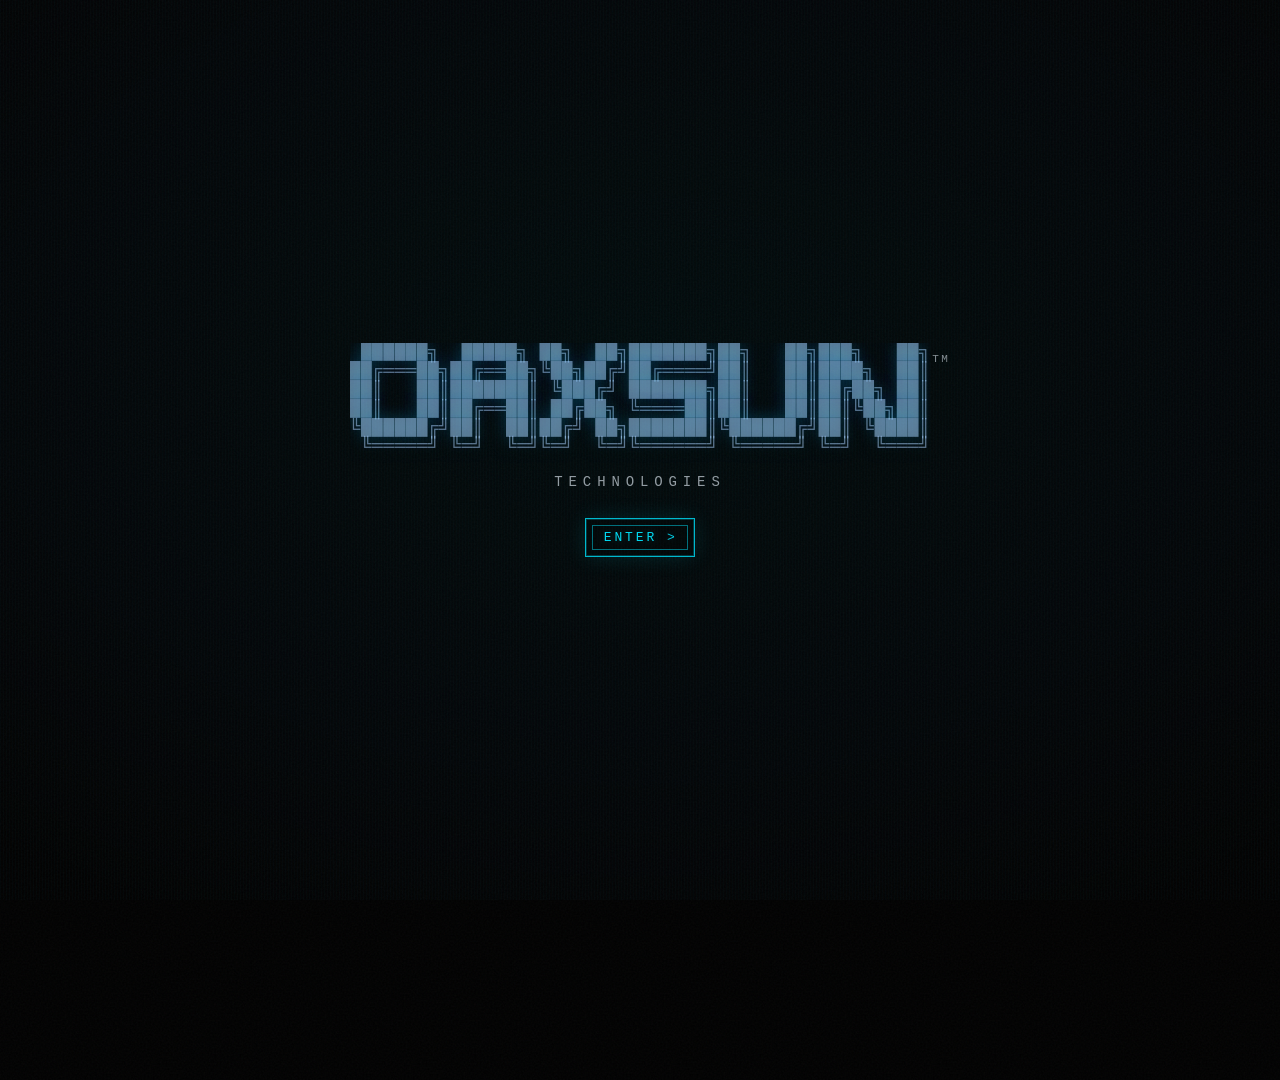
<file: index.html>
<!doctype html>
<html lang="en">
<head>
  <meta charset="UTF-8" />
  <meta name="viewport" content="width=device-width, initial-scale=1.0, viewport-fit=cover" />
  <title>Oaxsun Technologies — Digital Systems Engineered for Growth</title>
  <meta name="description" content="Oaxsun Technologies designs and develops websites, applications, digital platforms, business systems and custom technology engineered for growth." />
  <meta name="keywords" content="custom software development, web development, app development, ecommerce development, business systems, automation, AI integrations, technical SEO, Oaxsun Technologies" />
  <meta name="robots" content="index,follow" />
  <link rel="canonical" href="https://oaxsun.tech/" />

  <meta property="og:type" content="website" />
  <meta property="og:title" content="Oaxsun Technologies — Digital Systems Engineered for Growth" />
  <meta property="og:description" content="Web platforms, applications, business systems and custom technology built to help companies operate, scale and grow." />
  <meta property="og:url" content="https://oaxsun.tech/" />
  <meta property="og:image" content="https://oaxsun.tech/og-image.jpg" />

  <meta name="twitter:card" content="summary_large_image" />
  <meta name="twitter:title" content="Oaxsun Technologies — Digital Systems Engineered for Growth" />
  <meta name="twitter:description" content="Web platforms, applications, business systems and custom technology built to help companies operate, scale and grow." />
  <meta name="twitter:image" content="https://oaxsun.tech/og-image.jpg" />

  <link rel="stylesheet" href="styles.css" />
  <link rel="stylesheet" href="redesign.css" />
  <link rel="stylesheet" href="enhancements.css" />

  <script type="application/ld+json">
  {
    "@context": "https://schema.org",
    "@graph": [
      {
        "@type": "Organization",
        "name": "Oaxsun Technologies",
        "url": "https://oaxsun.tech/",
        "email": "hello@oaxsun.tech",
        "description": "Digital systems engineered for growth. Oaxsun Technologies builds websites, applications, business systems and custom digital infrastructure.",
        "foundingLocation": {"@type": "Place", "name": "Toronto, Canada"}
      },
      {
        "@type": "WebSite",
        "name": "Oaxsun Technologies",
        "url": "https://oaxsun.tech/"
      }
    ]
  }
  </script>
</head>
<body>
  <div class="crt-global" aria-hidden="true"></div>

  <div id="intro" class="intro" aria-label="Intro">
    <div class="intro-loader" id="introLoader" aria-hidden="true">
      <div class="loader loader-center">
        <span class="label dim">·</span>
        <span class="label">sys</span>
        <span class="label"> initializing </span>
        <span class="bar" id="introBar">[░░░░░░░░░░░░░░░░░░]</span>
        <span class="pct dim" id="introPct">0%</span>
      </div>
    </div>

    <div class="intro-splash" id="introSplash" aria-hidden="true">
      <div class="intro-brand-wrap">
        <pre class="intro-ascii">
 ██████╗  █████╗ ██╗  ██╗███████╗██╗   ██╗███╗   ██╗
██╔═══██╗██╔══██╗╚██╗██╔╝██╔════╝██║   ██║████╗  ██║
██║   ██║███████║ ╚███╔╝ ███████╗██║   ██║██╔██╗ ██║
██║   ██║██╔══██║ ██╔██╗ ╚════██║██║   ██║██║╚██╗██║
╚██████╔╝██║  ██║██╔╝ ██╗███████║╚██████╔╝██║ ╚████║
 ╚═════╝ ╚═╝  ╚═╝╚═╝  ╚═╝╚══════╝ ╚═════╝ ╚═╝  ╚═══╝
        </pre>
        <span class="tm-intro">TM</span>
      </div>
      <div class="intro-sub">TECHNOLOGIES</div>
      <a href="#" class="btn intro-enter" id="enterBtn">Enter</a>
    </div>
  </div>

  <main class="console" id="app" aria-label="OAXSUN Retro Console">
    <div class="scanlines" aria-hidden="true"></div>
    <div class="crt-overlay" aria-hidden="true"></div>
    <div class="vignette" aria-hidden="true"></div>

    <header class="brand-fixed" aria-label="OAXSUN Technologies">
      <div class="brand-wrap" aria-hidden="true">
        <pre class="pixel-title">
 ██████╗  █████╗ ██╗  ██╗███████╗██╗   ██╗███╗   ██╗
██╔═══██╗██╔══██╗╚██╗██╔╝██╔════╝██║   ██║████╗  ██║
██║   ██║███████║ ╚███╔╝ ███████╗██║   ██║██╔██╗ ██║
██║   ██║██╔══██║ ██╔██╗ ╚════██║██║   ██║██║╚██╗██║
╚██████╔╝██║  ██║██╔╝ ██╗███████║╚██████╔╝██║ ╚████║
 ╚═════╝ ╚═╝  ╚═╝╚═╝  ╚═╝╚══════╝ ╚═════╝ ╚═╝  ╚═══╝
        </pre>
        <span class="tm">TM</span>
      </div>
      <div class="pixel-sub">TECHNOLOGIES</div>
    </header>

    <section class="terminal" role="region" aria-label="Terminal">
      <div class="term-topbar">
        <div class="dots" aria-hidden="true">
          <span class="dot red"></span>
          <span class="dot yellow"></span>
          <span class="dot green"></span>
        </div>
        <div class="title">OAXSUN:// CONSOLE</div>
        <div class="status">ONLINE</div>
      </div>

      <div class="term-body" id="termBody" aria-live="polite"></div>

      <div class="term-footer">
        <div class="term-input" id="termInput">
          <span class="prompt">&gt;</span>
          <span class="caret" aria-hidden="true"></span>
          <div class="input-wrap">
            <div class="suggest" id="suggest" role="listbox" aria-label="Command suggestions"></div>
            <input id="cmd" type="text" inputmode="text" autocomplete="off" autocapitalize="off" spellcheck="false" aria-label="Command input" />
          </div>
        </div>
      </div>
    </section>
  </main>

  <script src="hero.js"></script>
  <script src="enhancements.js"></script>
</body>
</html>
</file>
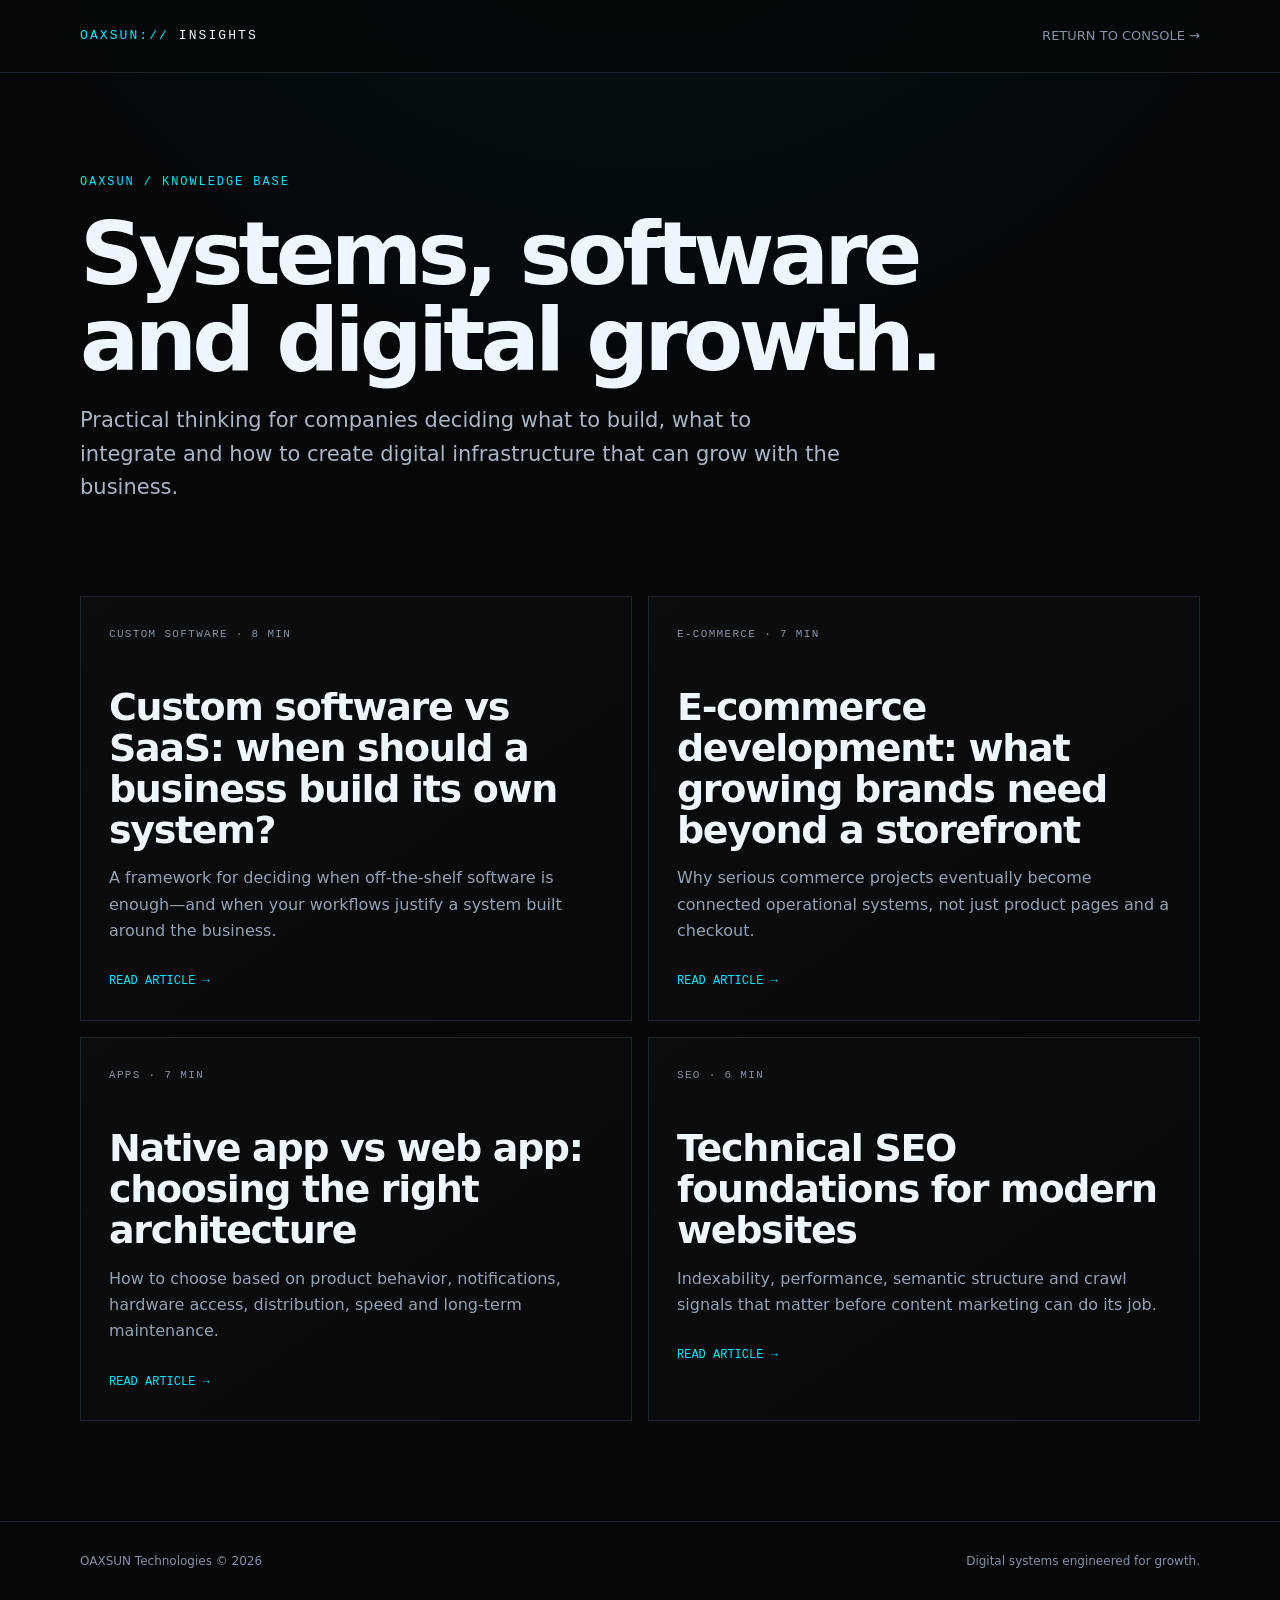
<file: blog/index.html>
<!doctype html>
<html lang="en">
<head>
  <meta charset="UTF-8" />
  <meta name="viewport" content="width=device-width,initial-scale=1" />
  <title>Insights — Oaxsun Technologies</title>
  <meta name="description" content="Practical insights on custom software, ecommerce architecture, apps, automation and technical SEO from Oaxsun Technologies." />
  <meta name="robots" content="index,follow" />
  <link rel="canonical" href="https://oaxsun.tech/blog/" />
  <link rel="stylesheet" href="blog.css" />
  <script type="application/ld+json">{"@context":"https://schema.org","@type":"Blog","name":"Oaxsun Technologies Insights","url":"https://oaxsun.tech/blog/","publisher":{"@type":"Organization","name":"Oaxsun Technologies","url":"https://oaxsun.tech/"}}</script>
</head>
<body>
  <header class="topbar"><div class="shell topbar-inner"><a class="brand" href="/"><span>OAXSUN://</span> INSIGHTS</a><a class="back" href="/">RETURN TO CONSOLE →</a></div></header>
  <main>
    <section class="shell hero">
      <div class="eyebrow">OAXSUN / KNOWLEDGE BASE</div>
      <h1>Systems, software and digital growth.</h1>
      <p>Practical thinking for companies deciding what to build, what to integrate and how to create digital infrastructure that can grow with the business.</p>
    </section>
    <section class="shell grid">
      <a class="card" href="/blog/custom-software-vs-saas/"><div class="meta">CUSTOM SOFTWARE · 8 MIN</div><h2>Custom software vs SaaS: when should a business build its own system?</h2><p>A framework for deciding when off-the-shelf software is enough—and when your workflows justify a system built around the business.</p><span class="arrow">READ ARTICLE →</span></a>
      <a class="card" href="/blog/ecommerce-beyond-storefront/"><div class="meta">E-COMMERCE · 7 MIN</div><h2>E-commerce development: what growing brands need beyond a storefront</h2><p>Why serious commerce projects eventually become connected operational systems, not just product pages and a checkout.</p><span class="arrow">READ ARTICLE →</span></a>
      <a class="card" href="/blog/native-app-vs-web-app/"><div class="meta">APPS · 7 MIN</div><h2>Native app vs web app: choosing the right architecture</h2><p>How to choose based on product behavior, notifications, hardware access, distribution, speed and long-term maintenance.</p><span class="arrow">READ ARTICLE →</span></a>
      <a class="card" href="/blog/technical-seo-foundations/"><div class="meta">SEO · 6 MIN</div><h2>Technical SEO foundations for modern websites</h2><p>Indexability, performance, semantic structure and crawl signals that matter before content marketing can do its job.</p><span class="arrow">READ ARTICLE →</span></a>
    </section>
  </main>
  <footer class="footer"><div class="shell footer-inner"><span>OAXSUN Technologies © 2026</span><span>Digital systems engineered for growth.</span></div></footer>
</body>
</html>
</file>
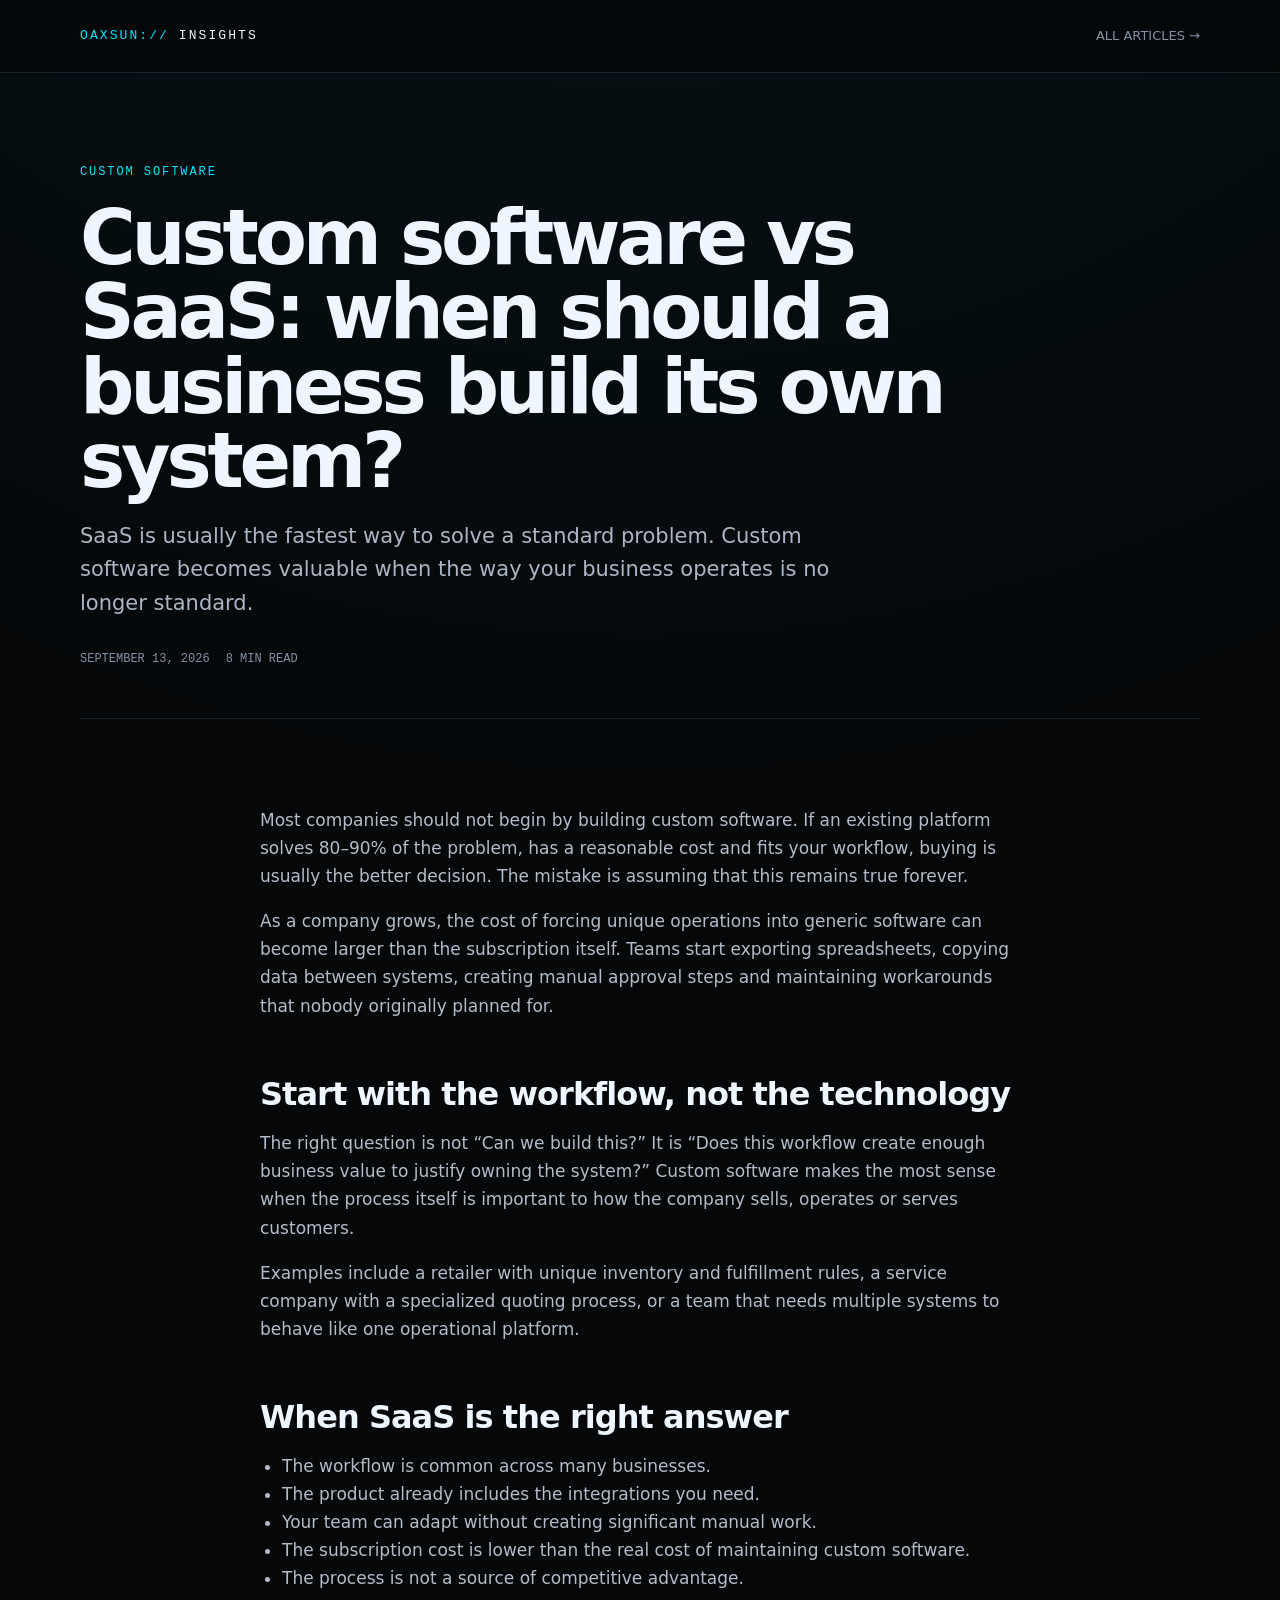
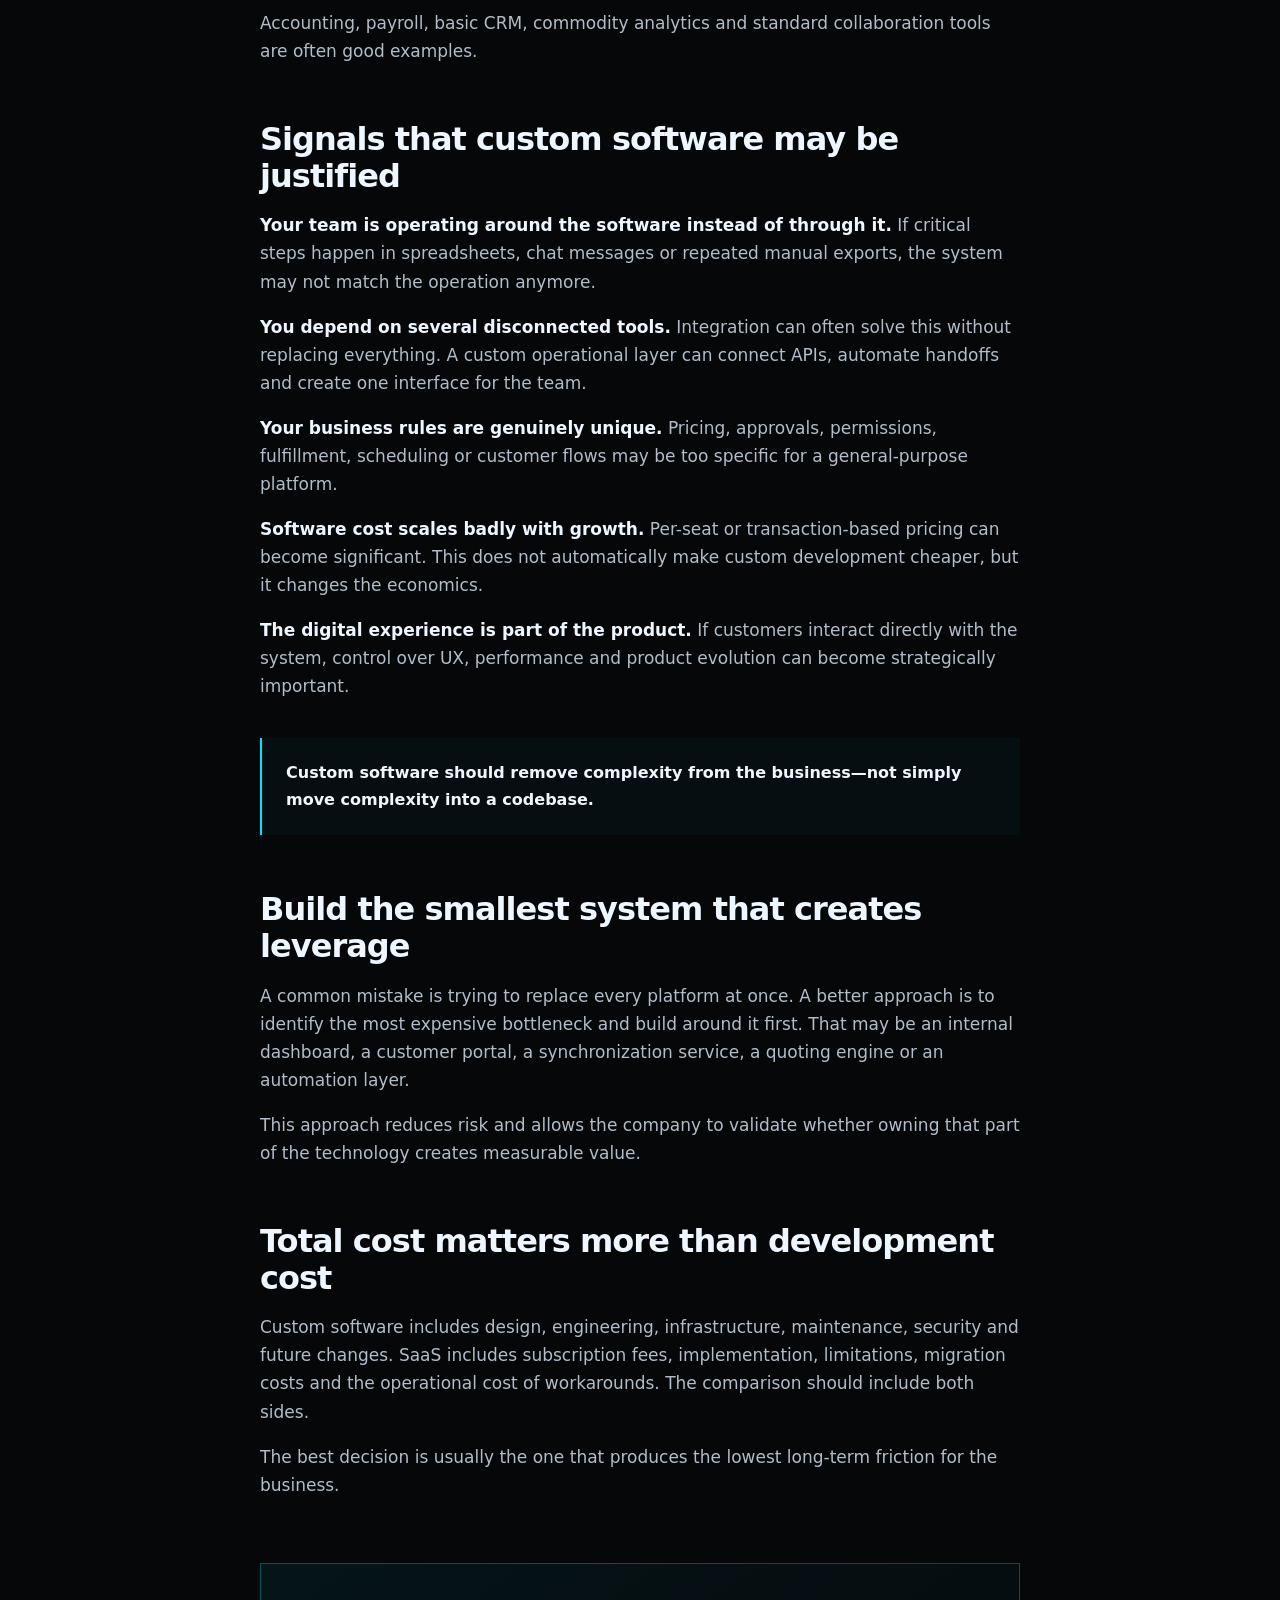
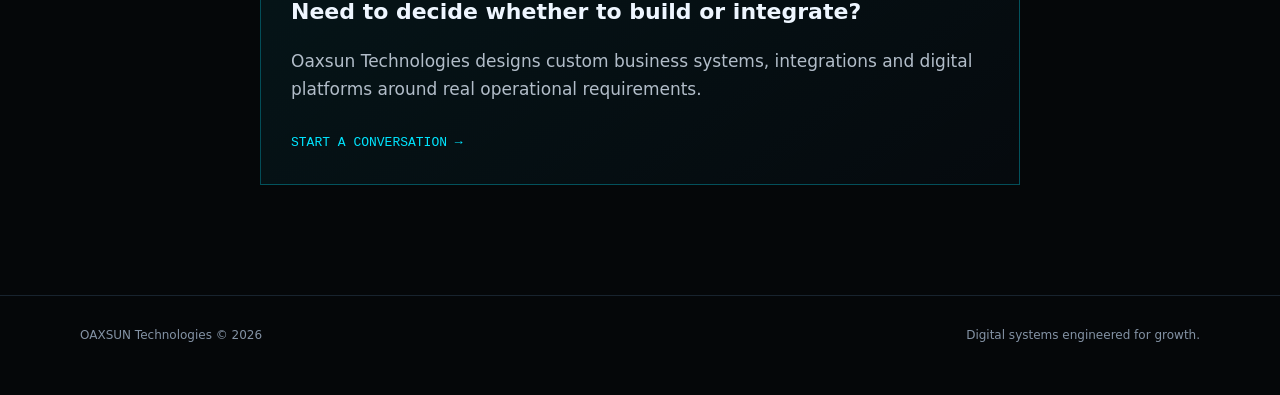
<file: blog/custom-software-vs-saas/index.html>
<!doctype html>
<html lang="en"><head><meta charset="UTF-8"/><meta name="viewport" content="width=device-width,initial-scale=1"/><title>Custom Software vs SaaS: When Should a Business Build Its Own System? | Oaxsun</title><meta name="description" content="A practical framework for deciding between SaaS and custom software based on workflows, integrations, scale, cost and competitive advantage."/><meta name="robots" content="index,follow"/><link rel="canonical" href="https://oaxsun.tech/blog/custom-software-vs-saas/"/><link rel="stylesheet" href="../blog.css"/><script type="application/ld+json">{"@context":"https://schema.org","@type":"BlogPosting","headline":"Custom software vs SaaS: when should a business build its own system?","datePublished":"2026-09-13","author":{"@type":"Organization","name":"Oaxsun Technologies"},"publisher":{"@type":"Organization","name":"Oaxsun Technologies"},"mainEntityOfPage":"https://oaxsun.tech/blog/custom-software-vs-saas/"}</script></head><body><header class="topbar"><div class="shell topbar-inner"><a class="brand" href="/"><span>OAXSUN://</span> INSIGHTS</a><a class="back" href="/blog/">ALL ARTICLES →</a></div></header><main><section class="shell article-hero"><div class="eyebrow">CUSTOM SOFTWARE</div><h1>Custom software vs SaaS: when should a business build its own system?</h1><p class="dek">SaaS is usually the fastest way to solve a standard problem. Custom software becomes valuable when the way your business operates is no longer standard.</p><div class="article-meta"><span>SEPTEMBER 13, 2026</span><span>8 MIN READ</span></div></section><article class="article"><p>Most companies should not begin by building custom software. If an existing platform solves 80–90% of the problem, has a reasonable cost and fits your workflow, buying is usually the better decision. The mistake is assuming that this remains true forever.</p><p>As a company grows, the cost of forcing unique operations into generic software can become larger than the subscription itself. Teams start exporting spreadsheets, copying data between systems, creating manual approval steps and maintaining workarounds that nobody originally planned for.</p><h2>Start with the workflow, not the technology</h2><p>The right question is not “Can we build this?” It is “Does this workflow create enough business value to justify owning the system?” Custom software makes the most sense when the process itself is important to how the company sells, operates or serves customers.</p><p>Examples include a retailer with unique inventory and fulfillment rules, a service company with a specialized quoting process, or a team that needs multiple systems to behave like one operational platform.</p><h2>When SaaS is the right answer</h2><ul><li>The workflow is common across many businesses.</li><li>The product already includes the integrations you need.</li><li>Your team can adapt without creating significant manual work.</li><li>The subscription cost is lower than the real cost of maintaining custom software.</li><li>The process is not a source of competitive advantage.</li></ul><p>Accounting, payroll, basic CRM, commodity analytics and standard collaboration tools are often good examples.</p><h2>Signals that custom software may be justified</h2><p><strong>Your team is operating around the software instead of through it.</strong> If critical steps happen in spreadsheets, chat messages or repeated manual exports, the system may not match the operation anymore.</p><p><strong>You depend on several disconnected tools.</strong> Integration can often solve this without replacing everything. A custom operational layer can connect APIs, automate handoffs and create one interface for the team.</p><p><strong>Your business rules are genuinely unique.</strong> Pricing, approvals, permissions, fulfillment, scheduling or customer flows may be too specific for a general-purpose platform.</p><p><strong>Software cost scales badly with growth.</strong> Per-seat or transaction-based pricing can become significant. This does not automatically make custom development cheaper, but it changes the economics.</p><p><strong>The digital experience is part of the product.</strong> If customers interact directly with the system, control over UX, performance and product evolution can become strategically important.</p><div class="callout"><strong>Custom software should remove complexity from the business—not simply move complexity into a codebase.</strong></div><h2>Build the smallest system that creates leverage</h2><p>A common mistake is trying to replace every platform at once. A better approach is to identify the most expensive bottleneck and build around it first. That may be an internal dashboard, a customer portal, a synchronization service, a quoting engine or an automation layer.</p><p>This approach reduces risk and allows the company to validate whether owning that part of the technology creates measurable value.</p><h2>Total cost matters more than development cost</h2><p>Custom software includes design, engineering, infrastructure, maintenance, security and future changes. SaaS includes subscription fees, implementation, limitations, migration costs and the operational cost of workarounds. The comparison should include both sides.</p><p>The best decision is usually the one that produces the lowest long-term friction for the business.</p><div class="cta"><h3>Need to decide whether to build or integrate?</h3><p>Oaxsun Technologies designs custom business systems, integrations and digital platforms around real operational requirements.</p><a href="mailto:hello@oaxsun.tech?subject=Custom%20software%20project">START A CONVERSATION →</a></div></article></main><footer class="footer"><div class="shell footer-inner"><span>OAXSUN Technologies © 2026</span><span>Digital systems engineered for growth.</span></div></footer></body></html>
</file>
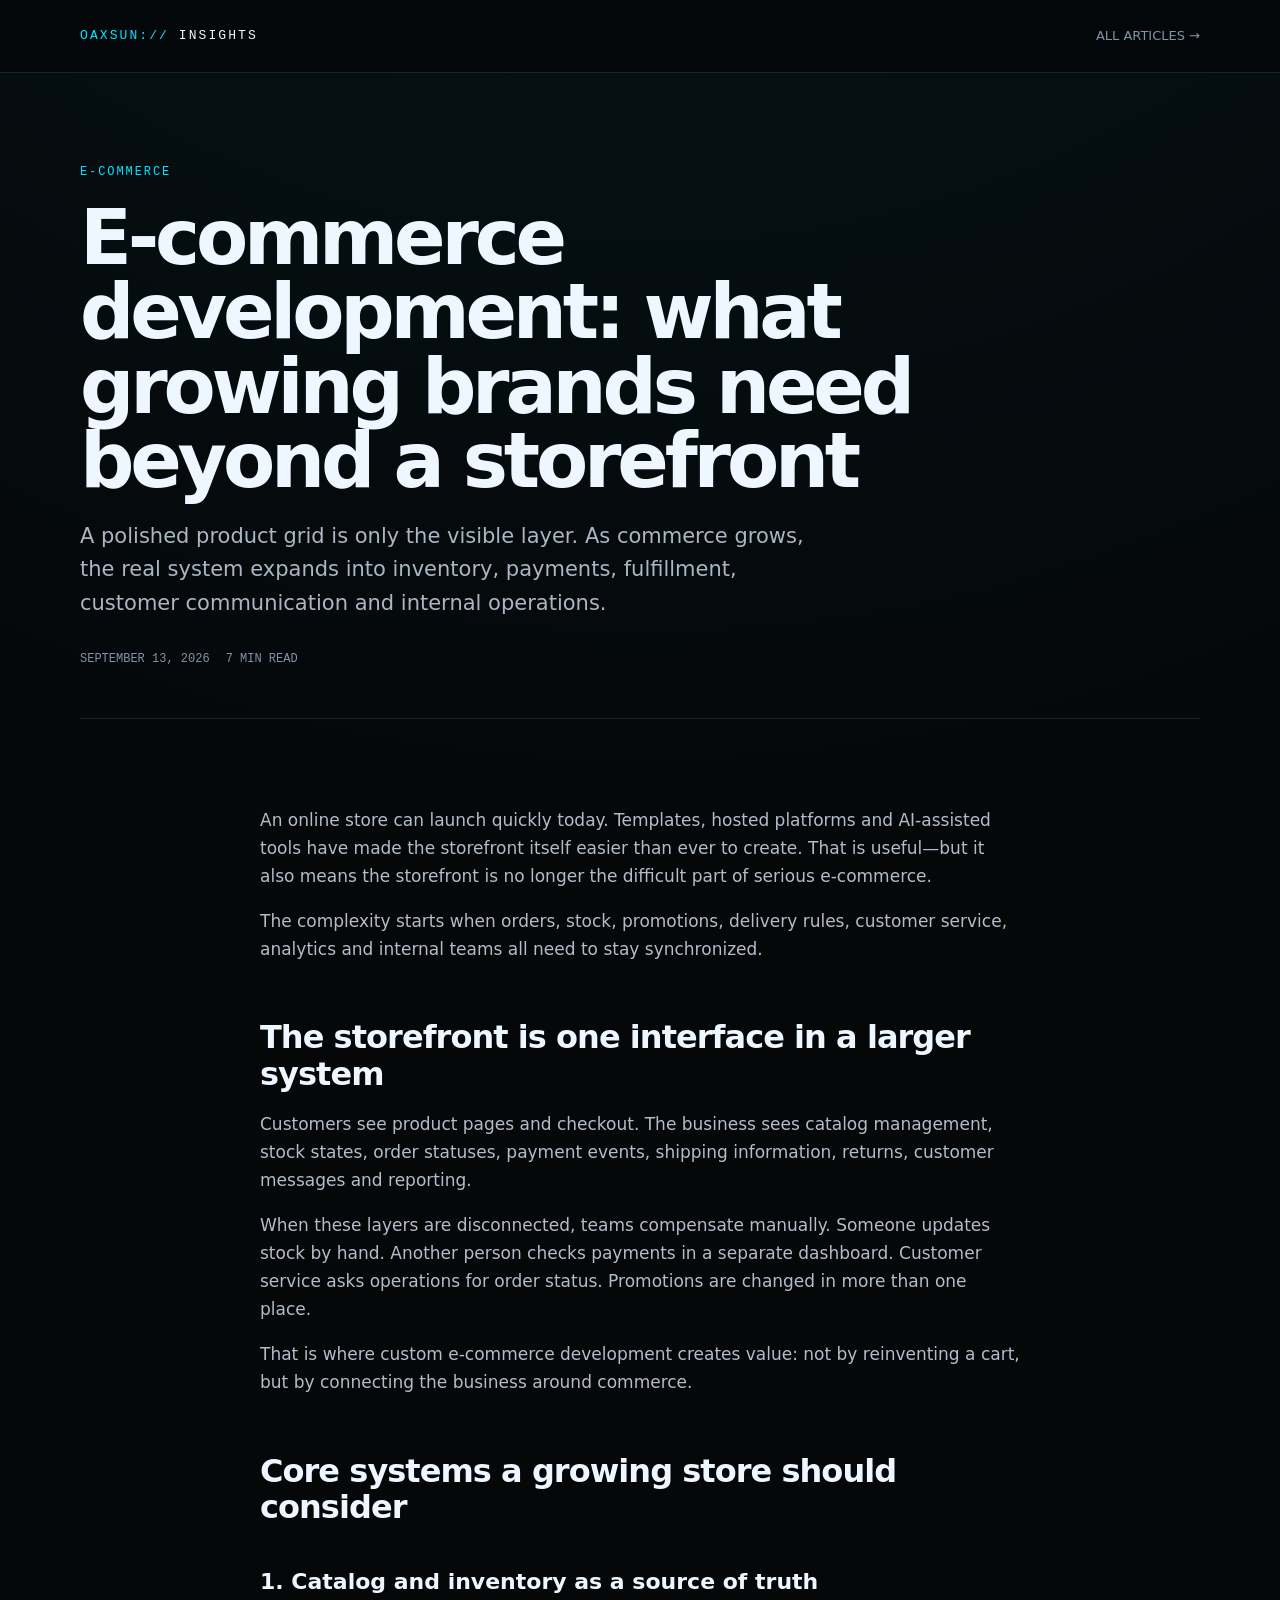
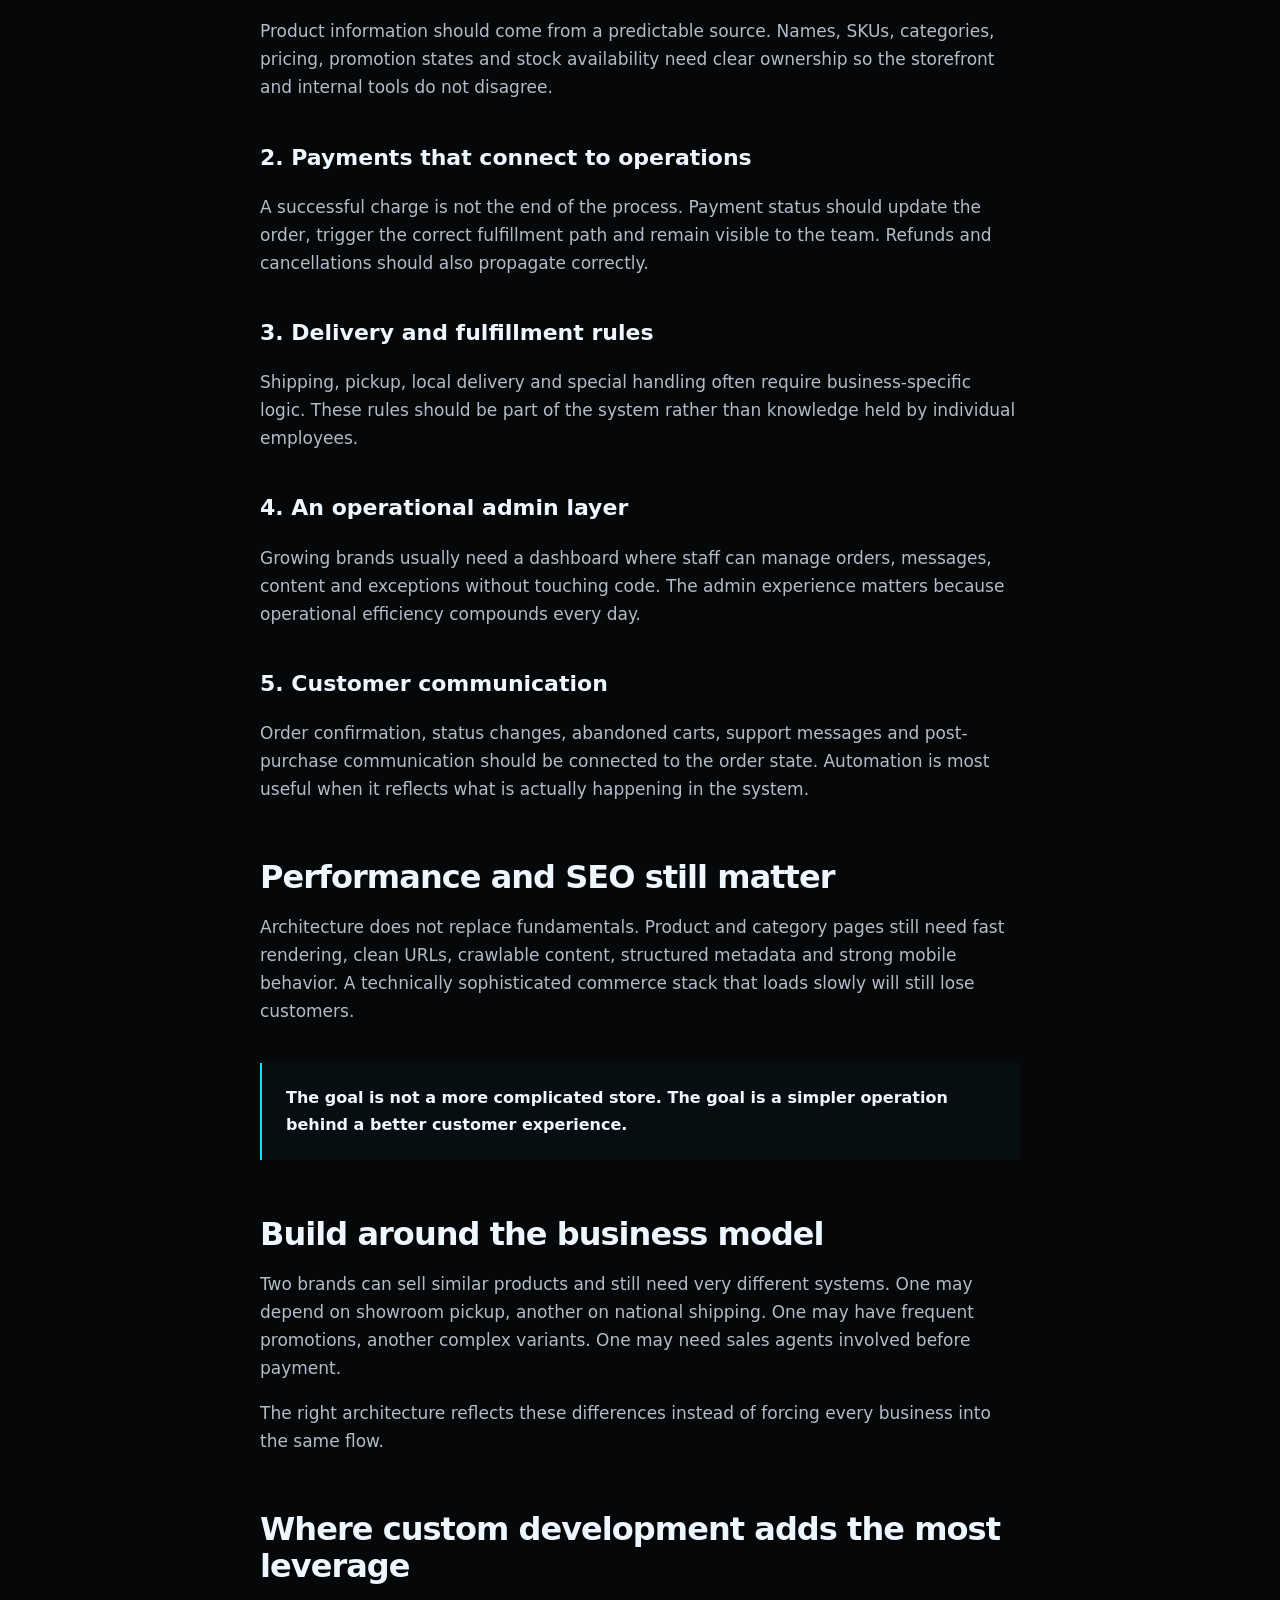
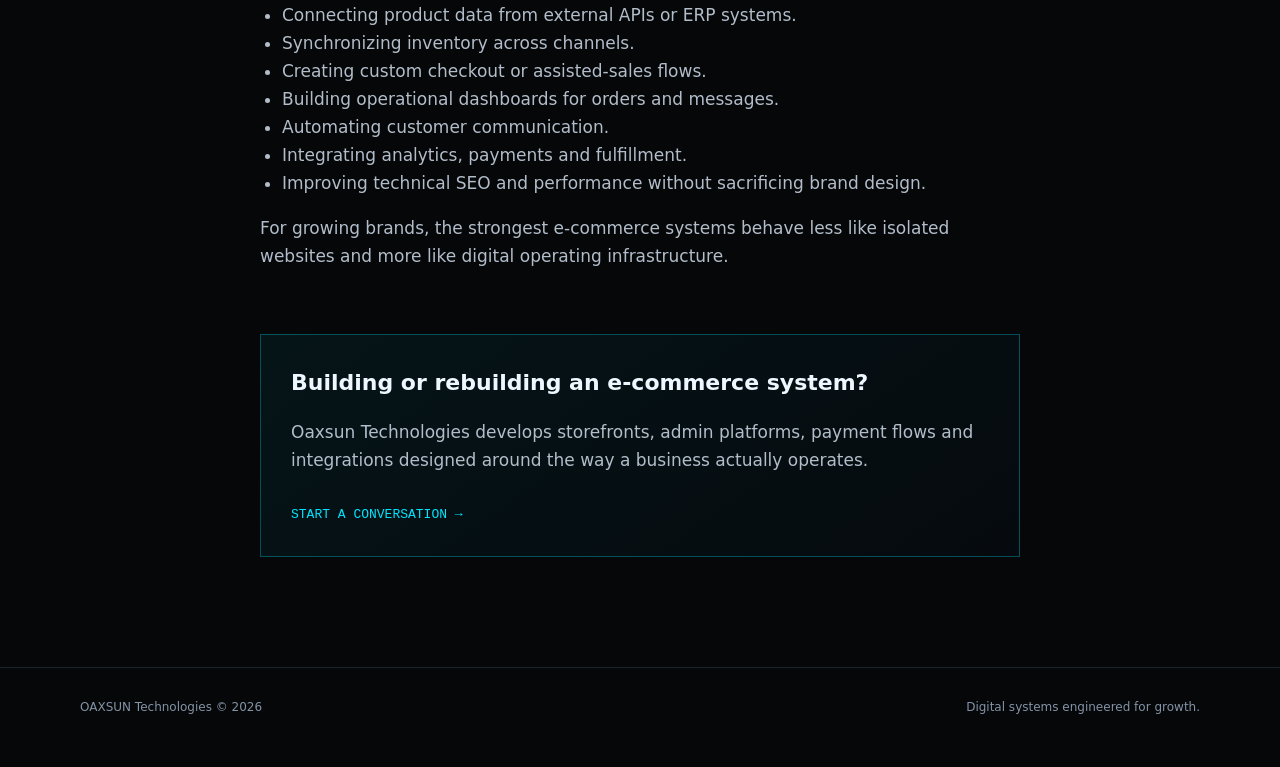
<file: blog/ecommerce-beyond-storefront/index.html>
<!doctype html><html lang="en"><head><meta charset="UTF-8"/><meta name="viewport" content="width=device-width,initial-scale=1"/><title>E-commerce Development: What Growing Brands Need Beyond a Storefront | Oaxsun</title><meta name="description" content="A practical guide to ecommerce architecture for growing brands: inventory, payments, fulfillment, admin systems, analytics and integrations beyond the storefront."/><meta name="robots" content="index,follow"/><link rel="canonical" href="https://oaxsun.tech/blog/ecommerce-beyond-storefront/"/><link rel="stylesheet" href="../blog.css"/><script type="application/ld+json">{"@context":"https://schema.org","@type":"BlogPosting","headline":"E-commerce development: what growing brands need beyond a storefront","datePublished":"2026-09-13","author":{"@type":"Organization","name":"Oaxsun Technologies"},"publisher":{"@type":"Organization","name":"Oaxsun Technologies"},"mainEntityOfPage":"https://oaxsun.tech/blog/ecommerce-beyond-storefront/"}</script></head><body><header class="topbar"><div class="shell topbar-inner"><a class="brand" href="/"><span>OAXSUN://</span> INSIGHTS</a><a class="back" href="/blog/">ALL ARTICLES →</a></div></header><main><section class="shell article-hero"><div class="eyebrow">E-COMMERCE</div><h1>E-commerce development: what growing brands need beyond a storefront</h1><p class="dek">A polished product grid is only the visible layer. As commerce grows, the real system expands into inventory, payments, fulfillment, customer communication and internal operations.</p><div class="article-meta"><span>SEPTEMBER 13, 2026</span><span>7 MIN READ</span></div></section><article class="article"><p>An online store can launch quickly today. Templates, hosted platforms and AI-assisted tools have made the storefront itself easier than ever to create. That is useful—but it also means the storefront is no longer the difficult part of serious e-commerce.</p><p>The complexity starts when orders, stock, promotions, delivery rules, customer service, analytics and internal teams all need to stay synchronized.</p><h2>The storefront is one interface in a larger system</h2><p>Customers see product pages and checkout. The business sees catalog management, stock states, order statuses, payment events, shipping information, returns, customer messages and reporting.</p><p>When these layers are disconnected, teams compensate manually. Someone updates stock by hand. Another person checks payments in a separate dashboard. Customer service asks operations for order status. Promotions are changed in more than one place.</p><p>That is where custom e-commerce development creates value: not by reinventing a cart, but by connecting the business around commerce.</p><h2>Core systems a growing store should consider</h2><h3>1. Catalog and inventory as a source of truth</h3><p>Product information should come from a predictable source. Names, SKUs, categories, pricing, promotion states and stock availability need clear ownership so the storefront and internal tools do not disagree.</p><h3>2. Payments that connect to operations</h3><p>A successful charge is not the end of the process. Payment status should update the order, trigger the correct fulfillment path and remain visible to the team. Refunds and cancellations should also propagate correctly.</p><h3>3. Delivery and fulfillment rules</h3><p>Shipping, pickup, local delivery and special handling often require business-specific logic. These rules should be part of the system rather than knowledge held by individual employees.</p><h3>4. An operational admin layer</h3><p>Growing brands usually need a dashboard where staff can manage orders, messages, content and exceptions without touching code. The admin experience matters because operational efficiency compounds every day.</p><h3>5. Customer communication</h3><p>Order confirmation, status changes, abandoned carts, support messages and post-purchase communication should be connected to the order state. Automation is most useful when it reflects what is actually happening in the system.</p><h2>Performance and SEO still matter</h2><p>Architecture does not replace fundamentals. Product and category pages still need fast rendering, clean URLs, crawlable content, structured metadata and strong mobile behavior. A technically sophisticated commerce stack that loads slowly will still lose customers.</p><div class="callout"><strong>The goal is not a more complicated store. The goal is a simpler operation behind a better customer experience.</strong></div><h2>Build around the business model</h2><p>Two brands can sell similar products and still need very different systems. One may depend on showroom pickup, another on national shipping. One may have frequent promotions, another complex variants. One may need sales agents involved before payment.</p><p>The right architecture reflects these differences instead of forcing every business into the same flow.</p><h2>Where custom development adds the most leverage</h2><ul><li>Connecting product data from external APIs or ERP systems.</li><li>Synchronizing inventory across channels.</li><li>Creating custom checkout or assisted-sales flows.</li><li>Building operational dashboards for orders and messages.</li><li>Automating customer communication.</li><li>Integrating analytics, payments and fulfillment.</li><li>Improving technical SEO and performance without sacrificing brand design.</li></ul><p>For growing brands, the strongest e-commerce systems behave less like isolated websites and more like digital operating infrastructure.</p><div class="cta"><h3>Building or rebuilding an e-commerce system?</h3><p>Oaxsun Technologies develops storefronts, admin platforms, payment flows and integrations designed around the way a business actually operates.</p><a href="mailto:hello@oaxsun.tech?subject=E-commerce%20project">START A CONVERSATION →</a></div></article></main><footer class="footer"><div class="shell footer-inner"><span>OAXSUN Technologies © 2026</span><span>Digital systems engineered for growth.</span></div></footer></body></html>
</file>
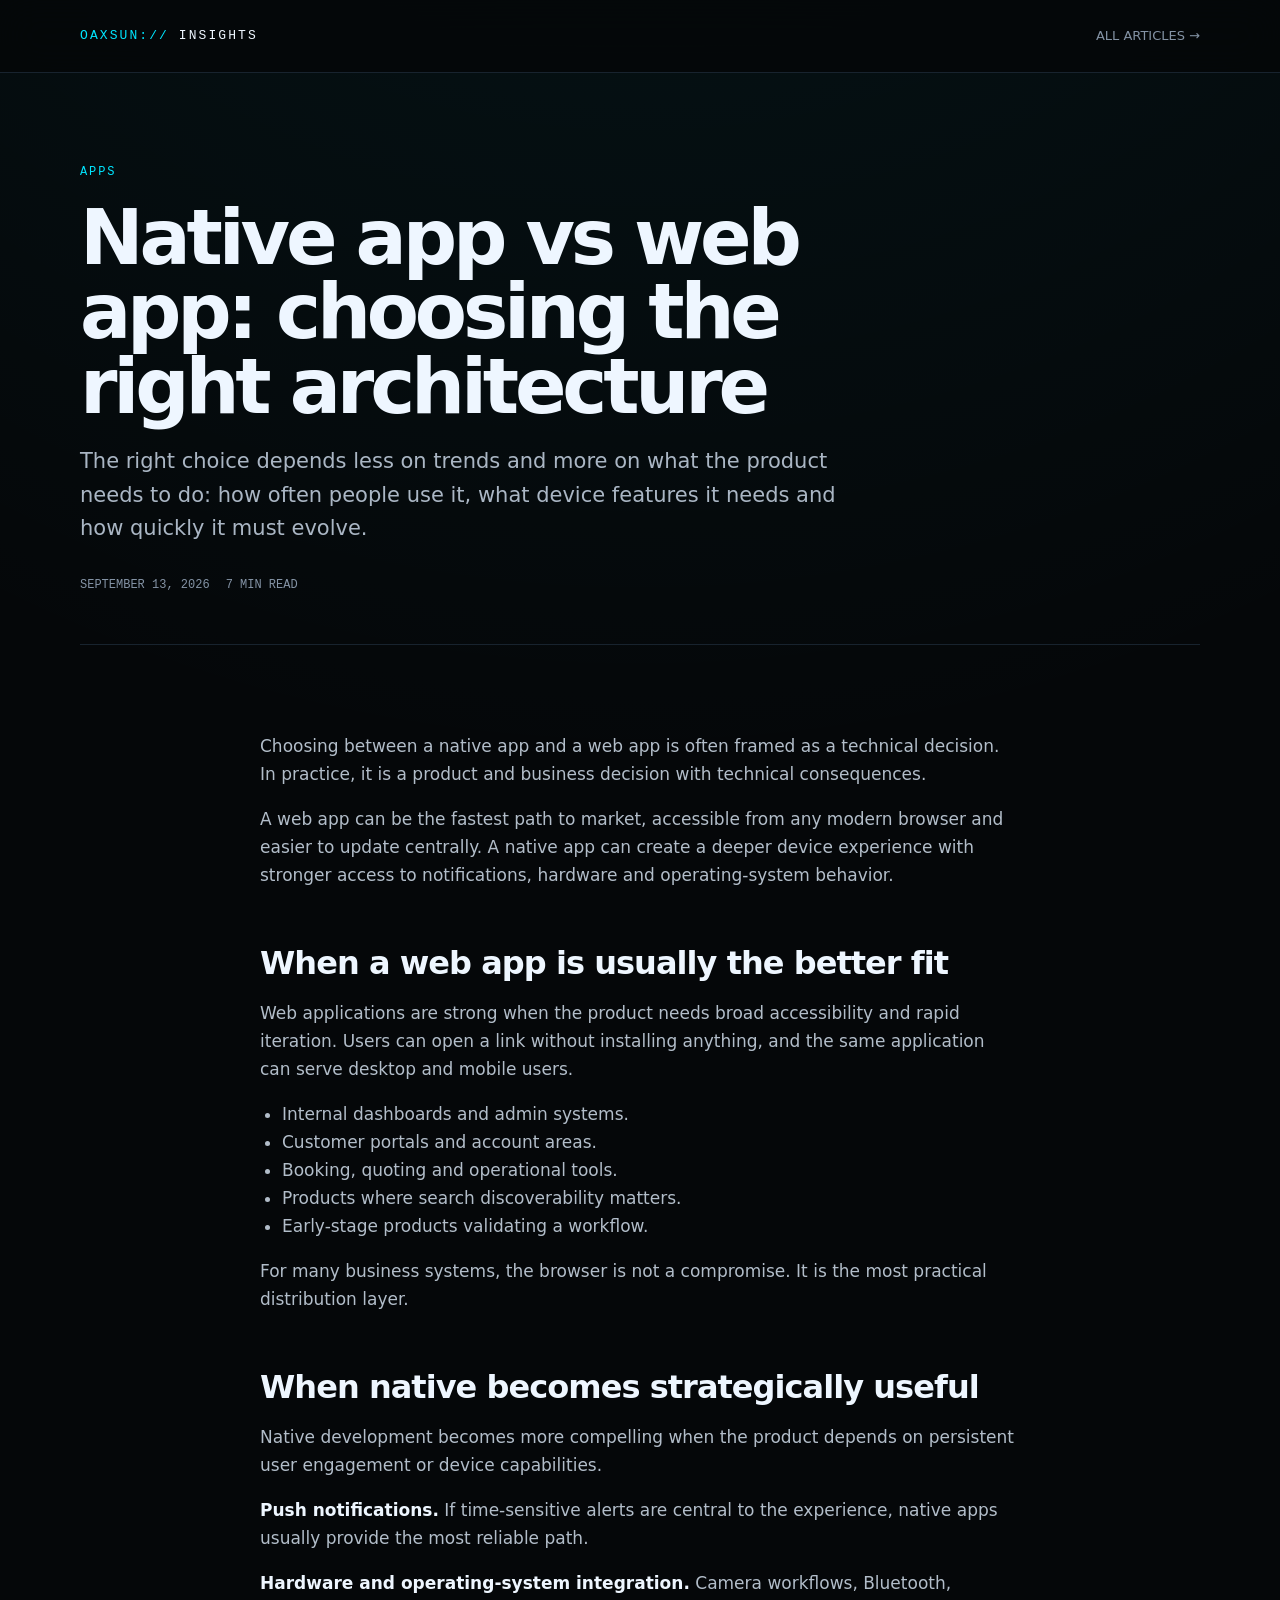
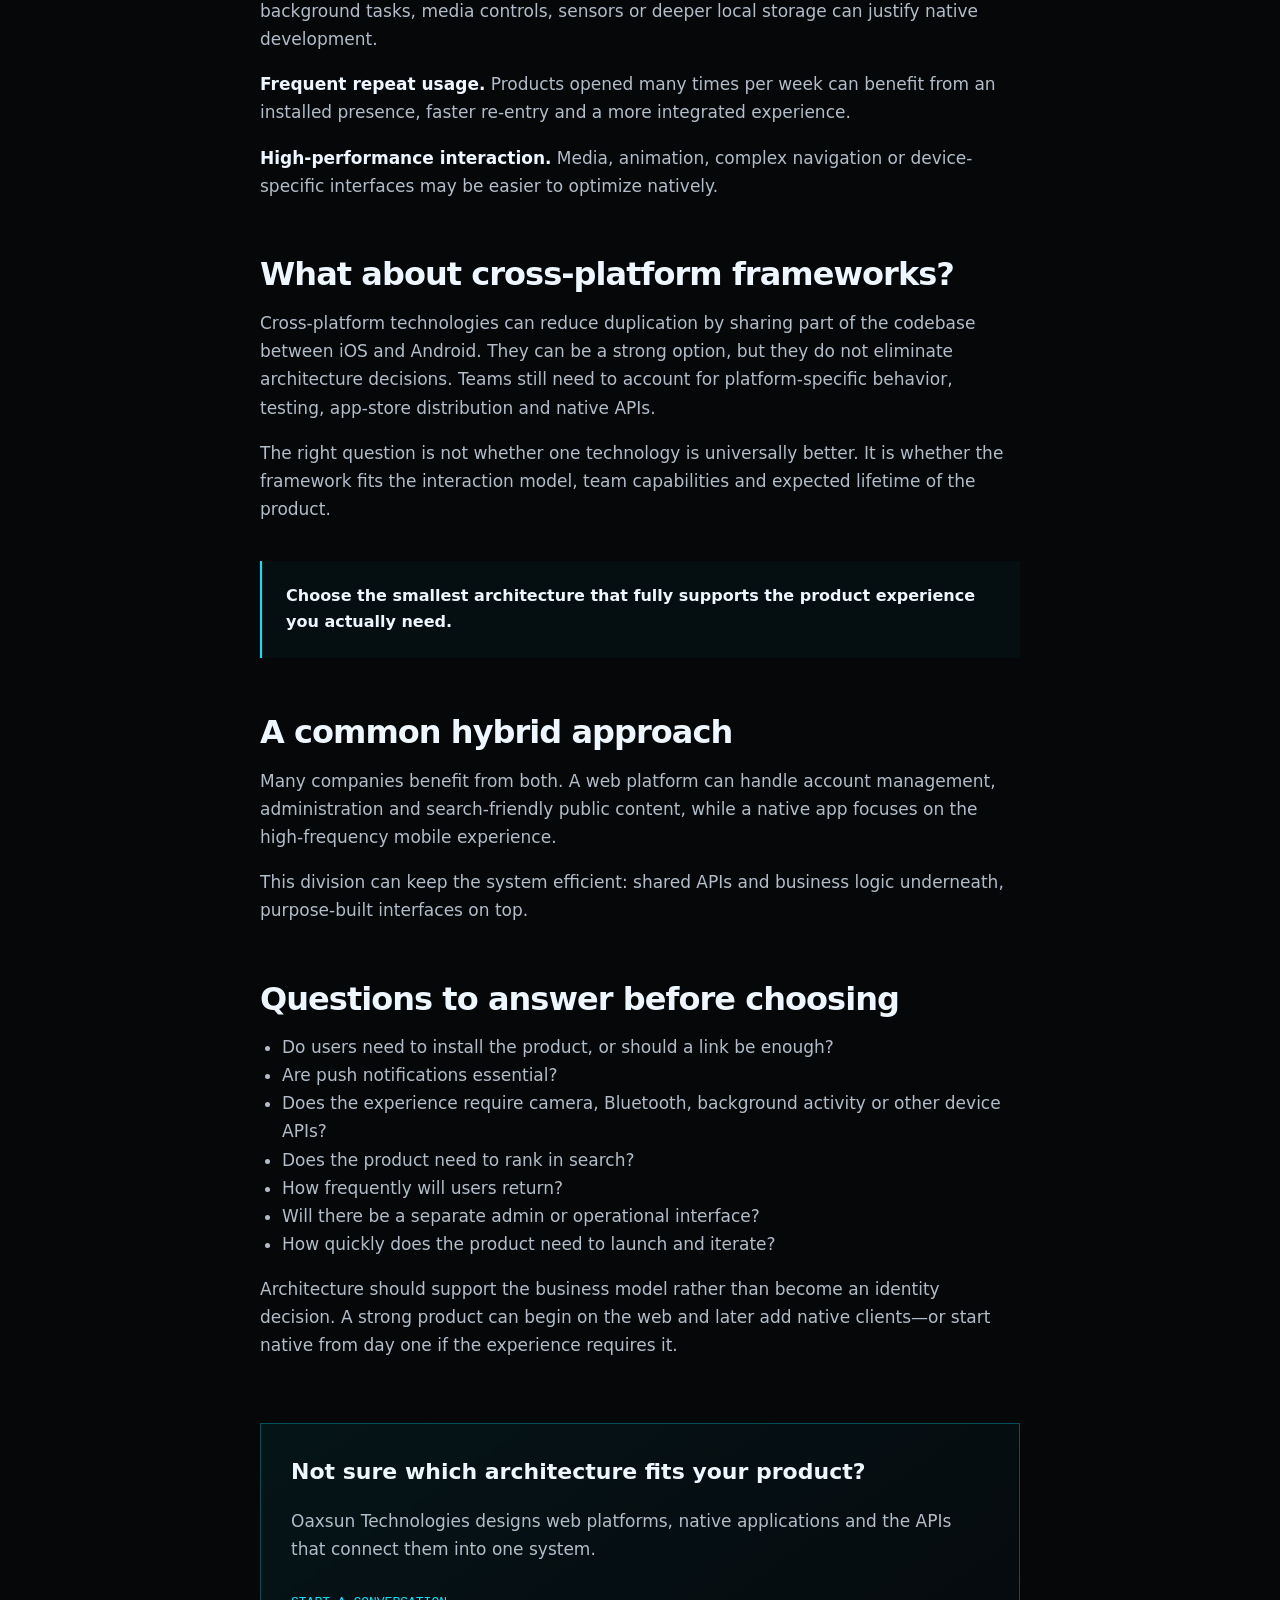
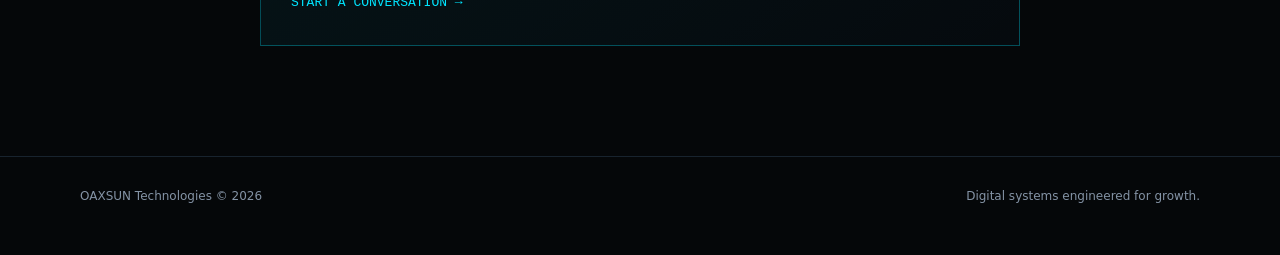
<file: blog/native-app-vs-web-app/index.html>
<!doctype html><html lang="en"><head><meta charset="UTF-8"/><meta name="viewport" content="width=device-width,initial-scale=1"/><title>Native App vs Web App: Choosing the Right Architecture | Oaxsun</title><meta name="description" content="Compare native apps and web apps based on performance, notifications, hardware access, distribution, maintenance and product goals."/><meta name="robots" content="index,follow"/><link rel="canonical" href="https://oaxsun.tech/blog/native-app-vs-web-app/"/><link rel="stylesheet" href="../blog.css"/><script type="application/ld+json">{"@context":"https://schema.org","@type":"BlogPosting","headline":"Native app vs web app: choosing the right architecture","datePublished":"2026-09-13","author":{"@type":"Organization","name":"Oaxsun Technologies"},"publisher":{"@type":"Organization","name":"Oaxsun Technologies"},"mainEntityOfPage":"https://oaxsun.tech/blog/native-app-vs-web-app/"}</script></head><body><header class="topbar"><div class="shell topbar-inner"><a class="brand" href="/"><span>OAXSUN://</span> INSIGHTS</a><a class="back" href="/blog/">ALL ARTICLES →</a></div></header><main><section class="shell article-hero"><div class="eyebrow">APPS</div><h1>Native app vs web app: choosing the right architecture</h1><p class="dek">The right choice depends less on trends and more on what the product needs to do: how often people use it, what device features it needs and how quickly it must evolve.</p><div class="article-meta"><span>SEPTEMBER 13, 2026</span><span>7 MIN READ</span></div></section><article class="article"><p>Choosing between a native app and a web app is often framed as a technical decision. In practice, it is a product and business decision with technical consequences.</p><p>A web app can be the fastest path to market, accessible from any modern browser and easier to update centrally. A native app can create a deeper device experience with stronger access to notifications, hardware and operating-system behavior.</p><h2>When a web app is usually the better fit</h2><p>Web applications are strong when the product needs broad accessibility and rapid iteration. Users can open a link without installing anything, and the same application can serve desktop and mobile users.</p><ul><li>Internal dashboards and admin systems.</li><li>Customer portals and account areas.</li><li>Booking, quoting and operational tools.</li><li>Products where search discoverability matters.</li><li>Early-stage products validating a workflow.</li></ul><p>For many business systems, the browser is not a compromise. It is the most practical distribution layer.</p><h2>When native becomes strategically useful</h2><p>Native development becomes more compelling when the product depends on persistent user engagement or device capabilities.</p><p><strong>Push notifications.</strong> If time-sensitive alerts are central to the experience, native apps usually provide the most reliable path.</p><p><strong>Hardware and operating-system integration.</strong> Camera workflows, Bluetooth, background tasks, media controls, sensors or deeper local storage can justify native development.</p><p><strong>Frequent repeat usage.</strong> Products opened many times per week can benefit from an installed presence, faster re-entry and a more integrated experience.</p><p><strong>High-performance interaction.</strong> Media, animation, complex navigation or device-specific interfaces may be easier to optimize natively.</p><h2>What about cross-platform frameworks?</h2><p>Cross-platform technologies can reduce duplication by sharing part of the codebase between iOS and Android. They can be a strong option, but they do not eliminate architecture decisions. Teams still need to account for platform-specific behavior, testing, app-store distribution and native APIs.</p><p>The right question is not whether one technology is universally better. It is whether the framework fits the interaction model, team capabilities and expected lifetime of the product.</p><div class="callout"><strong>Choose the smallest architecture that fully supports the product experience you actually need.</strong></div><h2>A common hybrid approach</h2><p>Many companies benefit from both. A web platform can handle account management, administration and search-friendly public content, while a native app focuses on the high-frequency mobile experience.</p><p>This division can keep the system efficient: shared APIs and business logic underneath, purpose-built interfaces on top.</p><h2>Questions to answer before choosing</h2><ul><li>Do users need to install the product, or should a link be enough?</li><li>Are push notifications essential?</li><li>Does the experience require camera, Bluetooth, background activity or other device APIs?</li><li>Does the product need to rank in search?</li><li>How frequently will users return?</li><li>Will there be a separate admin or operational interface?</li><li>How quickly does the product need to launch and iterate?</li></ul><p>Architecture should support the business model rather than become an identity decision. A strong product can begin on the web and later add native clients—or start native from day one if the experience requires it.</p><div class="cta"><h3>Not sure which architecture fits your product?</h3><p>Oaxsun Technologies designs web platforms, native applications and the APIs that connect them into one system.</p><a href="mailto:hello@oaxsun.tech?subject=App%20architecture%20project">START A CONVERSATION →</a></div></article></main><footer class="footer"><div class="shell footer-inner"><span>OAXSUN Technologies © 2026</span><span>Digital systems engineered for growth.</span></div></footer></body></html>
</file>
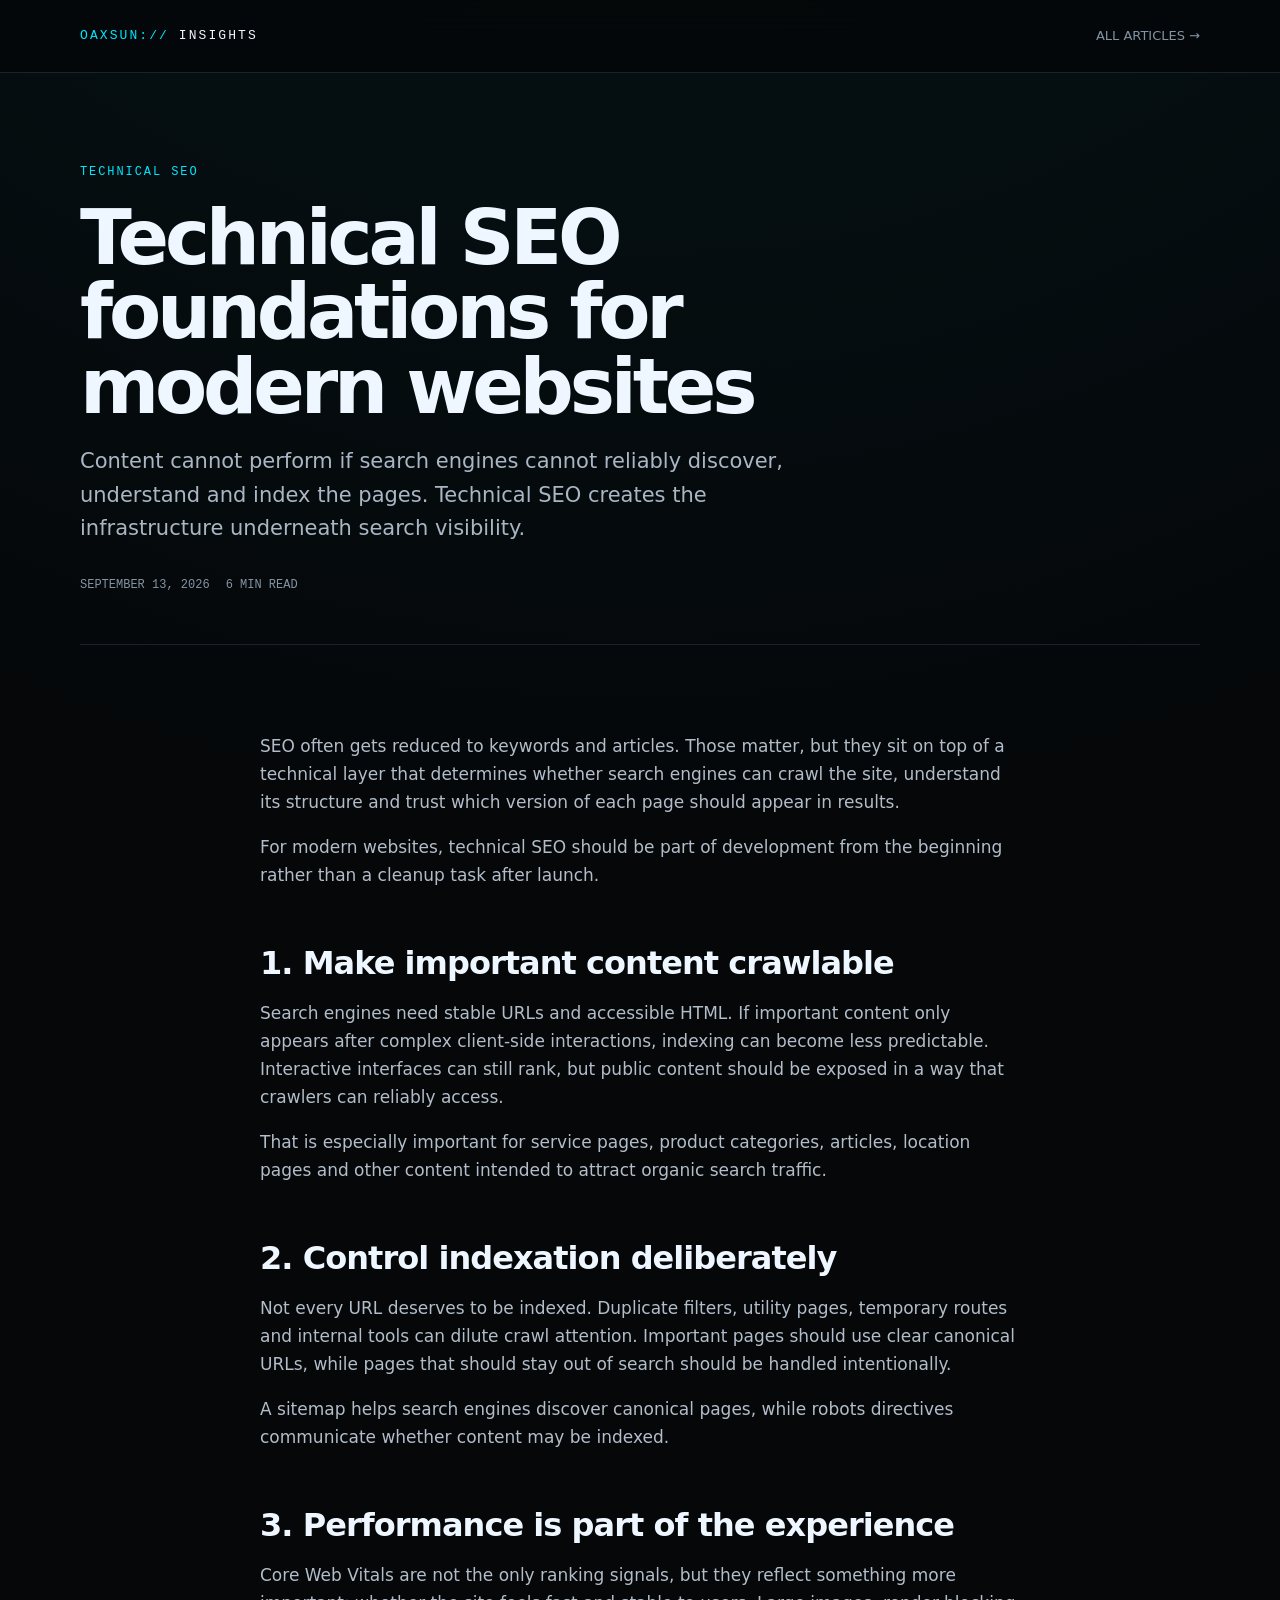
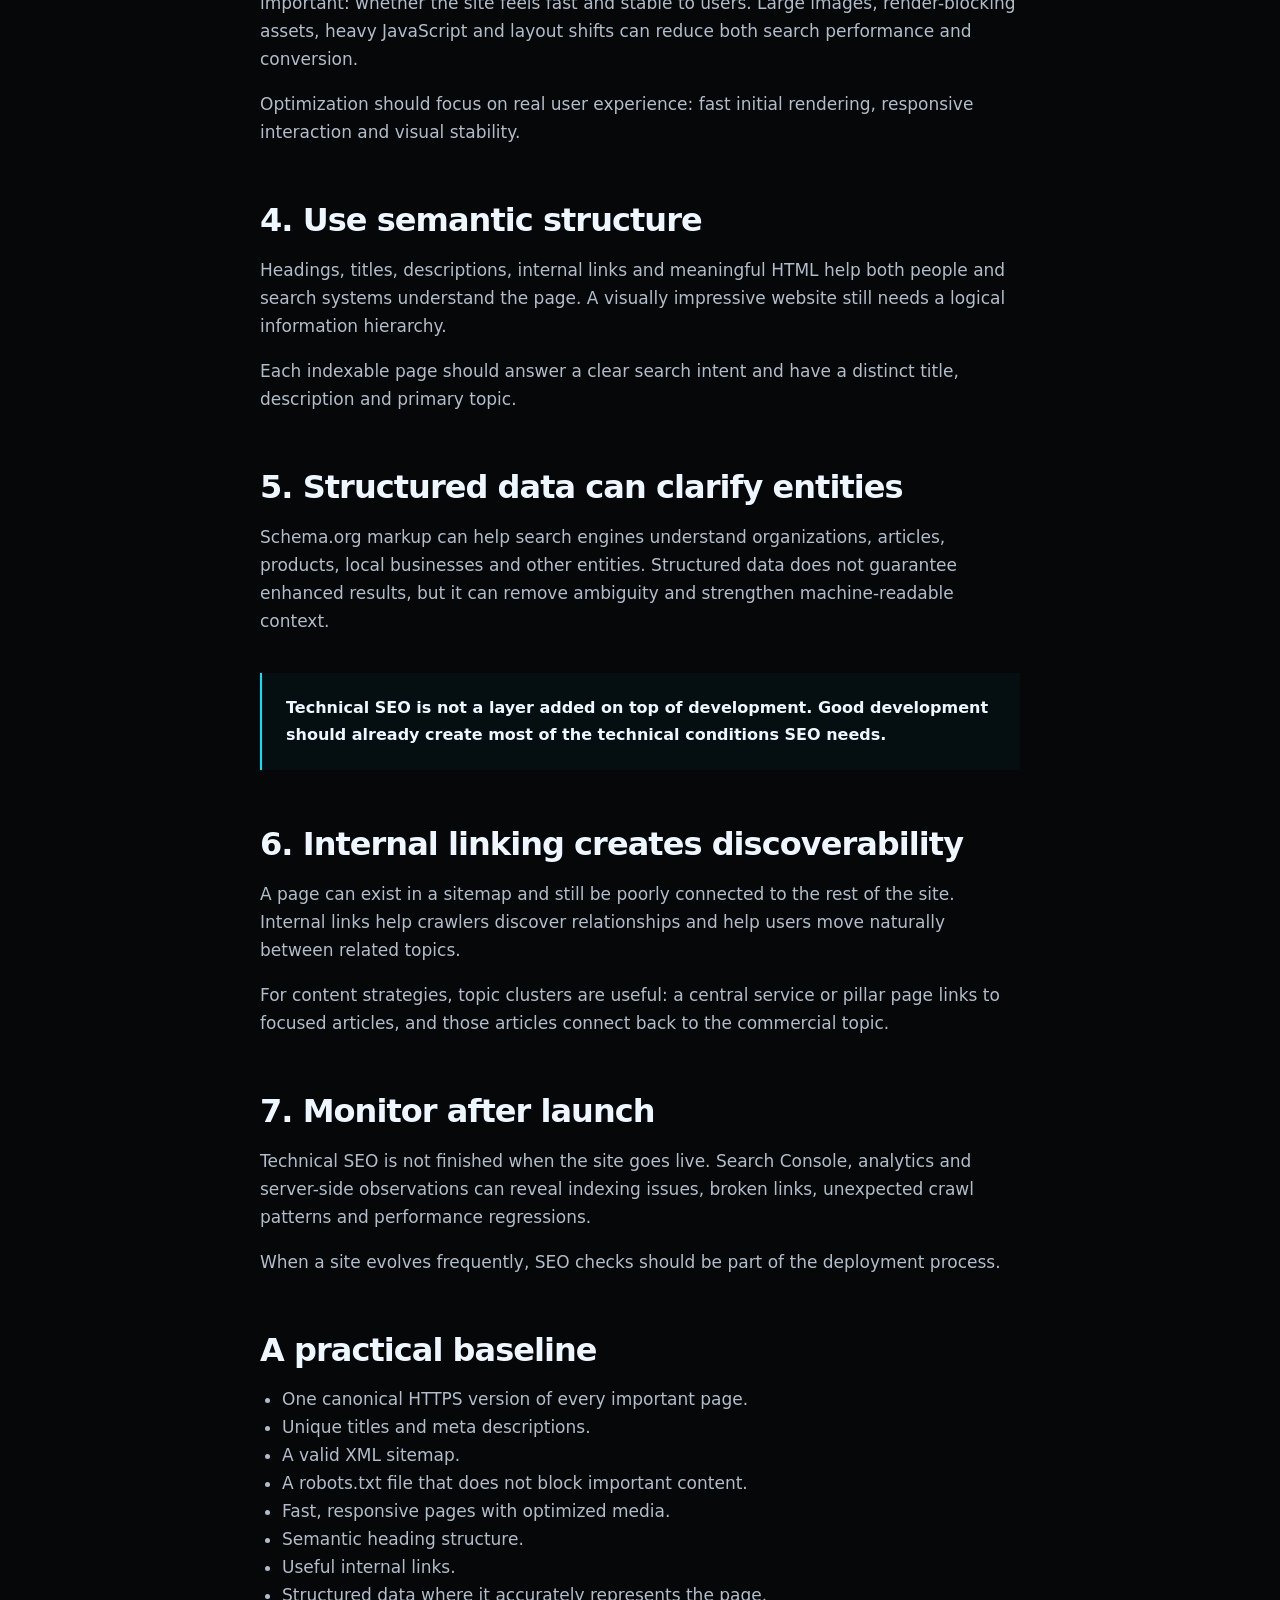
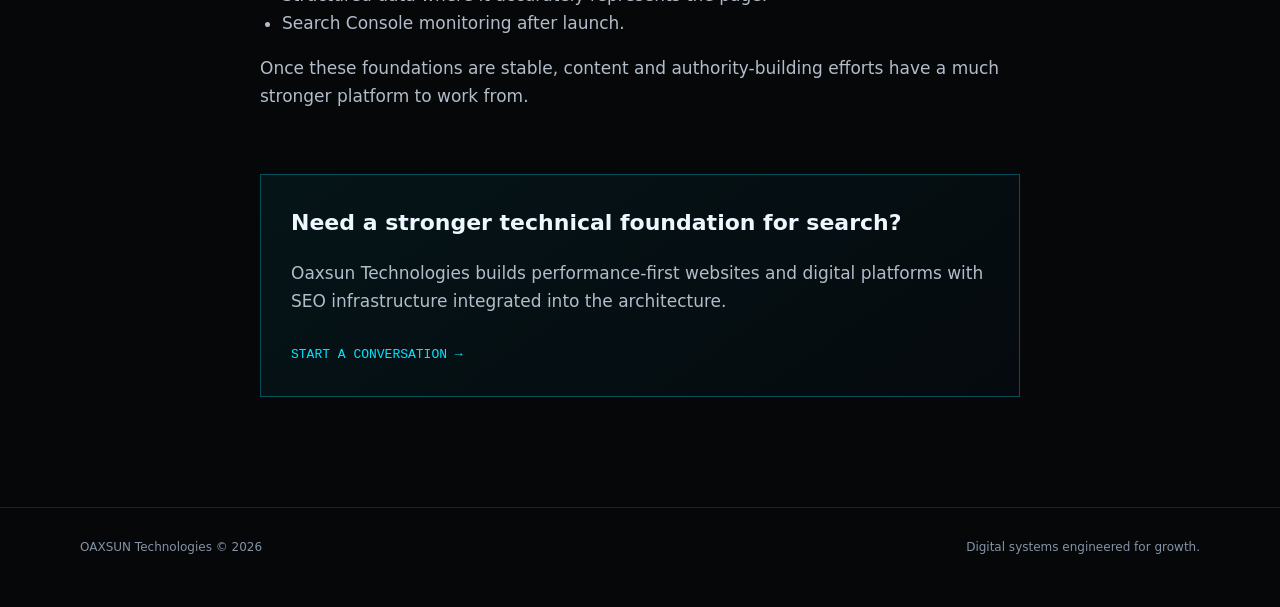
<file: blog/technical-seo-foundations/index.html>
<!doctype html><html lang="en"><head><meta charset="UTF-8"/><meta name="viewport" content="width=device-width,initial-scale=1"/><title>Technical SEO Foundations for Modern Websites | Oaxsun</title><meta name="description" content="Technical SEO foundations for modern websites: crawlability, indexation, Core Web Vitals, semantic structure, canonical tags, sitemaps and structured data."/><meta name="robots" content="index,follow"/><link rel="canonical" href="https://oaxsun.tech/blog/technical-seo-foundations/"/><link rel="stylesheet" href="../blog.css"/><script type="application/ld+json">{"@context":"https://schema.org","@type":"BlogPosting","headline":"Technical SEO foundations for modern websites","datePublished":"2026-09-13","author":{"@type":"Organization","name":"Oaxsun Technologies"},"publisher":{"@type":"Organization","name":"Oaxsun Technologies"},"mainEntityOfPage":"https://oaxsun.tech/blog/technical-seo-foundations/"}</script></head><body><header class="topbar"><div class="shell topbar-inner"><a class="brand" href="/"><span>OAXSUN://</span> INSIGHTS</a><a class="back" href="/blog/">ALL ARTICLES →</a></div></header><main><section class="shell article-hero"><div class="eyebrow">TECHNICAL SEO</div><h1>Technical SEO foundations for modern websites</h1><p class="dek">Content cannot perform if search engines cannot reliably discover, understand and index the pages. Technical SEO creates the infrastructure underneath search visibility.</p><div class="article-meta"><span>SEPTEMBER 13, 2026</span><span>6 MIN READ</span></div></section><article class="article"><p>SEO often gets reduced to keywords and articles. Those matter, but they sit on top of a technical layer that determines whether search engines can crawl the site, understand its structure and trust which version of each page should appear in results.</p><p>For modern websites, technical SEO should be part of development from the beginning rather than a cleanup task after launch.</p><h2>1. Make important content crawlable</h2><p>Search engines need stable URLs and accessible HTML. If important content only appears after complex client-side interactions, indexing can become less predictable. Interactive interfaces can still rank, but public content should be exposed in a way that crawlers can reliably access.</p><p>That is especially important for service pages, product categories, articles, location pages and other content intended to attract organic search traffic.</p><h2>2. Control indexation deliberately</h2><p>Not every URL deserves to be indexed. Duplicate filters, utility pages, temporary routes and internal tools can dilute crawl attention. Important pages should use clear canonical URLs, while pages that should stay out of search should be handled intentionally.</p><p>A sitemap helps search engines discover canonical pages, while robots directives communicate whether content may be indexed.</p><h2>3. Performance is part of the experience</h2><p>Core Web Vitals are not the only ranking signals, but they reflect something more important: whether the site feels fast and stable to users. Large images, render-blocking assets, heavy JavaScript and layout shifts can reduce both search performance and conversion.</p><p>Optimization should focus on real user experience: fast initial rendering, responsive interaction and visual stability.</p><h2>4. Use semantic structure</h2><p>Headings, titles, descriptions, internal links and meaningful HTML help both people and search systems understand the page. A visually impressive website still needs a logical information hierarchy.</p><p>Each indexable page should answer a clear search intent and have a distinct title, description and primary topic.</p><h2>5. Structured data can clarify entities</h2><p>Schema.org markup can help search engines understand organizations, articles, products, local businesses and other entities. Structured data does not guarantee enhanced results, but it can remove ambiguity and strengthen machine-readable context.</p><div class="callout"><strong>Technical SEO is not a layer added on top of development. Good development should already create most of the technical conditions SEO needs.</strong></div><h2>6. Internal linking creates discoverability</h2><p>A page can exist in a sitemap and still be poorly connected to the rest of the site. Internal links help crawlers discover relationships and help users move naturally between related topics.</p><p>For content strategies, topic clusters are useful: a central service or pillar page links to focused articles, and those articles connect back to the commercial topic.</p><h2>7. Monitor after launch</h2><p>Technical SEO is not finished when the site goes live. Search Console, analytics and server-side observations can reveal indexing issues, broken links, unexpected crawl patterns and performance regressions.</p><p>When a site evolves frequently, SEO checks should be part of the deployment process.</p><h2>A practical baseline</h2><ul><li>One canonical HTTPS version of every important page.</li><li>Unique titles and meta descriptions.</li><li>A valid XML sitemap.</li><li>A robots.txt file that does not block important content.</li><li>Fast, responsive pages with optimized media.</li><li>Semantic heading structure.</li><li>Useful internal links.</li><li>Structured data where it accurately represents the page.</li><li>Search Console monitoring after launch.</li></ul><p>Once these foundations are stable, content and authority-building efforts have a much stronger platform to work from.</p><div class="cta"><h3>Need a stronger technical foundation for search?</h3><p>Oaxsun Technologies builds performance-first websites and digital platforms with SEO infrastructure integrated into the architecture.</p><a href="mailto:hello@oaxsun.tech?subject=Technical%20SEO%20project">START A CONVERSATION →</a></div></article></main><footer class="footer"><div class="shell footer-inner"><span>OAXSUN Technologies © 2026</span><span>Digital systems engineered for growth.</span></div></footer></body></html>
</file>
<file: styles.css>
:root{
  --bg:#000;
  --panel: rgba(6, 10, 14, 0.92);

  /* Theme: red -> blue */
  --accentA: #00e5ff;
  --accentB: #1e90ff;

  --border: rgba(0, 229, 255, 0.35);
  --text: rgba(235, 245, 255, 0.92);
  --muted: rgba(235, 245, 255, 0.60);

  --danger:#ff5b5b;
  --warn:#ffd36a;
  --ok:#6bff9a;
}

*{ box-sizing:border-box; }
html,body{
  height:100%;
  width:100%;
  margin:0;
  background:var(--bg);
  color:var(--text);
}
body{
  font-family: ui-monospace, SFMono-Regular, Menlo, Monaco, Consolas, "Liberation Mono","Courier New", monospace;
  overflow:hidden;
}

/* Smaller overall typography like v2 */
.console{
  position:relative;
  height:100vh;
  height:100svh;
  width:100vw;
  background:var(--bg);
  display:flex;
  flex-direction:column;
  font-size: 13px;
}

/* Brand fixed */
.brand-fixed{
  position:sticky;
  top:0;
  z-index:5;
  padding: 14px 12px 18px;
  text-align:center;
  user-select:none;
  background: linear-gradient(to bottom, rgba(0,0,0,0.98), rgba(0,0,0,0.78), rgba(0,0,0,0));
  backdrop-filter: blur(6px);
}
.brand-wrap{
  position: relative;
  display: inline-block;
  max-width: 100%;
}
.pixel-title{
  margin:0;
  padding:0;
  font-size: clamp(9px, 1.35vw, 16px);
  line-height:1.06;
  letter-spacing:0.02em;
  color: rgba(170, 210, 255, 0.52);
  text-shadow: 0 0 18px rgba(0,229,255,0.35), 0 0 42px rgba(30,144,255,0.25);
  white-space:pre;
  overflow:hidden;
  display:block;
  max-width:100%;
}
.tm{
  position:absolute;
  right: -20px;
  top: 8px;
  font-size: 11px;
  letter-spacing: 0.22em;
  color: rgba(235,245,255,0.55);
  text-shadow: 0 0 18px rgba(59,130,246,0.10);
}
.pixel-sub{
  margin-top: -8px;
  font-size: 14px;
  letter-spacing: 0.42em;
  color: rgba(235,245,255,0.62);
}

/* Terminal */
.terminal{
  flex:1;
  min-height:0;
  margin: 0 10px 10px;
  border:1px solid var(--border);
  border-radius:18px;
  background: var(--panel);
  box-shadow:
    0 0 0 1px rgba(110,170,255,0.06) inset,
    0 18px 60px rgba(0,0,0,0.70),
    0 0 40px rgba(59,130,246,0.06);
  overflow:hidden;
  display:flex;
  flex-direction:column;
}

.term-topbar{
  display:flex;
  align-items:center;
  gap:14px;
  padding:10px 14px; /* a touch smaller */
  border-bottom:1px solid rgba(110,170,255,0.14);
  background: linear-gradient(to bottom, rgba(255,255,255,0.02), rgba(255,255,255,0));
}

.dots{display:flex; gap:7px;}
.dot{width:10px;height:10px;border-radius:50%;opacity:.9;}
.dot.red{background:var(--danger);}
.dot.yellow{background:var(--warn);}
.dot.green{background:var(--ok);}

.title{
  font-size:11px;
  letter-spacing:0.14em;
  text-transform:uppercase;
  color:var(--muted);
  flex:1;
}
.status{
  font-size:11px;
  letter-spacing:0.10em;
  color: rgba(160, 210, 255, 0.80);
}

.term-body{
  flex:1;
  min-height:0;
  padding:12px 14px 12px; /* smaller */
  overflow:auto;
  scrollbar-width:thin;
  scrollbar-color: rgba(110,170,255,0.22) transparent;
}
.term-body::-webkit-scrollbar{ width:10px; }
.term-body::-webkit-scrollbar-thumb{
  background: rgba(110,170,255,0.18);
  border-radius:999px;
  border:2px solid transparent;
  background-clip: padding-box;
}

.line{ margin:6px 0; white-space:pre-wrap; word-break:break-word; }
.dim{ color:var(--muted); }

/* Accent as gradient text */
.accent{
  background: linear-gradient(90deg, var(--accentA), var(--accentB));
  -webkit-background-clip: text;
  background-clip: text;
  color: transparent;
}

.block{
  margin:10px 0 2px;
  padding: 10px 10px;
  border:1px solid rgba(110,170,255,0.14);
  border-radius:12px;
  background: rgba(0,0,0,0.22);
}

/* Section title ASCII (small) */
.section-ascii{
  margin: 2px 0 10px;
  padding: 0;
  font-size: 8px;
  line-height: 1.05;
  letter-spacing: 0.06em;
  color: rgba(235,245,255,0.82);
  text-shadow: 0 0 18px rgba(59,130,246,0.06);
  white-space: pre;
  overflow-x: auto;
}

/* Fax reveal */
.fax{ overflow:hidden; position:relative; }
.fax::after{
  content:"";
  position:absolute; inset:0;
  background: linear-gradient(to bottom, rgba(255,255,255,0.10), rgba(0,0,0,0));
  transform: translateY(-110%);
  animation: faxSweep 520ms ease-out forwards;
  opacity: 0.35;
  pointer-events:none;
}
@keyframes faxSweep{ to{ transform: translateY(110%); opacity:0; } }
.fax-line{
  opacity:0;
  transform: translateY(-6px);
  animation: faxLineIn 380ms ease-out forwards;
}
@keyframes faxLineIn{ to{ opacity:1; transform: translateY(0); } }

/* Retro loader (console style) */
.loader{
  display:flex;
  align-items:center;
  gap:8px;
  margin: 6px 0;
  color: rgba(235,245,255,0.86);
  flex-wrap: wrap;            /* allow wrap on mobile */
  max-width: 100%;            /* prevent overflow */
}
.loader .label{ color: rgba(235,245,255,0.82); }
.loader .bar{
  font-family: inherit;
  letter-spacing: 0.06em;
  color: rgba(235,245,255,0.70);
  white-space: pre;
  overflow:hidden;
  text-overflow: ellipsis;
  max-width: 100%;
}
.loader .pct{
  color: rgba(235,245,255,0.55);
  min-width: 46px;
  text-align:right;
}

/* Footer input bar */
.term-footer{
  border-top:1px solid rgba(110,170,255,0.14);
  background: rgba(0,0,0,0.18);
  padding: 10px 14px 12px;
}

.term-input{
  display:flex;
  align-items:center;
  gap:10px;
  position:relative;
}

.prompt{
  color: rgba(160,210,255,0.90);
  font-size:14px;
  user-select:none;
}

/* Custom caret ONLY (hide native caret) */
.caret{
  width:10px;
  height:16px;
  border-left:2px solid rgba(160,210,255,0.90);
  animation: blink 1s steps(2,end) infinite;
  flex: 0 0 auto;
}
@keyframes blink{ 50%{ opacity:0; } }

.input-wrap{
  position:relative;
  flex:1;
}

#cmd{
  width:100%;
  background:transparent;
  border:none;
  outline:none;
  color:var(--text);
  font-size:14px;
  padding: 6px 0;
  caret-color: transparent;
}
#cmd::placeholder{ color: rgba(235,245,255,0.42); }

/* Dropdown */
.suggest{
  position:absolute;
  left:-10px;
  bottom:34px;
  width: min(340px, 86vw);
  background: rgba(18, 20, 26, 0.93);
  border:1px solid rgba(235,245,255,0.16);
  border-radius:10px;
  box-shadow: 0 18px 50px rgba(0,0,0,0.70);
  display:none;
  padding:6px;
  z-index:10;
}
.suggest.open{ display:block; }
.suggest .item{
  padding: 10px 12px;
  border-radius:8px;
  cursor:pointer;
  color: rgba(235,245,255,0.90);
}
.suggest .item:hover{ background: rgba(110,170,255,0.12); }
.suggest .item.active{
  background: rgba(110,170,255,0.18);
  outline: 1px solid rgba(110,170,255,0.20);
}

/* retro FX */
.scanlines{
  position:absolute; inset:0;
  pointer-events:none;
  background: repeating-linear-gradient(
    to bottom,
    rgba(255,255,255,0.022),
    rgba(255,255,255,0.022) 1px,
    rgba(0,0,0,0) 3px,
    rgba(0,0,0,0) 6px
  );
  opacity:0.10;
  mix-blend-mode: overlay;
}
.vignette{
  position:absolute; inset:0;
  pointer-events:none;
  background: radial-gradient(1100px 720px at 50% 40%, rgba(0,0,0,0) 0%, rgba(0,0,0,0.55) 74%, rgba(0,0,0,0.92) 100%);
}

@media (max-width: 520px){
  #cmd{ pointer-events:none; }

  .terminal{ margin: 0 8px 8px; border-radius:16px;   #cmd{ font-size:16px; }
}
  .term-footer{ padding: 10px 12px 12px;   #cmd{ font-size:16px; }
}
  .pixel-title{ font-size: 8px; line-height: 1.0;   #cmd{ font-size:16px; }
}
  .pixel-sub{ letter-spacing: 0.30em; font-size: 13px; margin-top: -8px;   #cmd{ font-size:16px; }
}
  .tm{ top: 6px; font-size: 10px; right: -16px;   #cmd{ font-size:16px; }
}
  #cmd{ font-size:16px; }
}

/* SkyMap button (CRT style) */
.btn{
  display:inline-flex;
  align-items:center;
  justify-content:center;
  gap:10px;
  margin-top: 12px;
  padding: 12px 18px;
  border-radius: 0;
  border: 1px solid rgba(0,229,255,0.80);
  text-decoration: none;
  background: rgba(0,0,0,0.22);
  color: rgba(0,229,255,0.95);
  letter-spacing: 0.22em;
  text-transform: uppercase;
  font-size: 13px;
  line-height: 1;
  position: relative;
  box-shadow:
    0 0 0 1px rgba(0,229,255,0.22) inset,
    0 0 22px rgba(0,229,255,0.12);
  text-shadow:
    0 0 10px rgba(0,229,255,0.22);
}
.btn::before{
  content:"";
  position:absolute;
  inset: 6px;
  border: 1px solid rgba(0,229,255,0.55);
  pointer-events:none;
  opacity: 0.85;
}
.btn::after{
  content: " >";
  letter-spacing: 0.10em;
  opacity: 0.95;
}
.btn:hover{
  background: rgba(0,229,255,0.08);
  box-shadow:
    0 0 0 1px rgba(0,229,255,0.26) inset,
    0 0 30px rgba(0,229,255,0.16);
}
.btn:active{
  transform: translateY(1px);
}

/* Links */
.accent-link{
  color: rgba(0,229,255,0.92);
  text-decoration: none;
  border-bottom: 1px dashed rgba(0,229,255,0.35);
}
.accent-link:hover{
  border-bottom-color: rgba(0,229,255,0.70);
}

/* --- CRT / Retro monitor overlay (inspired by old computer displays) --- */
.crt-overlay{
  position:absolute;
  inset:0;
  pointer-events:none;
  z-index:4;
}

/* Noise / static */
.crt-overlay::before{
  content:"";
  position:absolute;
  inset:-20%;
  background-image:
    url("data:image/svg+xml,%3Csvg xmlns='http://www.w3.org/2000/svg' width='160' height='160'%3E%3Cfilter id='n'%3E%3CfeTurbulence type='fractalNoise' baseFrequency='0.9' numOctaves='2' stitchTiles='stitch'/%3E%3C/filter%3E%3Crect width='160' height='160' filter='url(%23n)' opacity='0.45'/%3E%3C/svg%3E");
  background-size: 260px 260px;
  opacity: 0.085;
  mix-blend-mode: overlay;
  animation: crtNoise 1100ms steps(2,end) infinite;
}

/* Phosphor / aperture grille + subtle glow */
.crt-overlay::after{
  content:"";
  position:absolute;
  inset:0;
  background-image:
    repeating-linear-gradient(
      to right,
      rgba(0,229,255,0.050) 0px,
      rgba(0,229,255,0.050) 1px,
      rgba(0,0,0,0) 1px,
      rgba(0,0,0,0) 3px
    ),
    repeating-linear-gradient(
      to bottom,
      rgba(0,0,0,0.00) 0px,
      rgba(0,0,0,0.00) 2px,
      rgba(0,0,0,0.05) 3px
    ),
    radial-gradient(1200px 700px at 50% 35%,
      rgba(0,229,255,0.08) 0%,
      rgba(30,144,255,0.04) 40%,
      rgba(0,0,0,0.00) 70%);
  opacity: 0.36;
  mix-blend-mode: overlay;
}

/* Edge darkening */
.console{
  perspective: 1200px;
}
.console::before{
  content:"";
  position:absolute;
  inset:0;
  pointer-events:none;
  background:
    radial-gradient(1400px 800px at 50% 50%,
      rgba(0,0,0,0.00) 40%,
      rgba(0,0,0,0.22) 75%,
      rgba(0,0,0,0.70) 100%);
  z-index:3;
}

/* Slight curvature on terminal surface */

/* Flicker */
@keyframes crtNoise{
  0%{ transform: translate(0,0); opacity:0.075; }
  25%{ transform: translate(-1%, 1%); opacity:0.11; }
  50%{ transform: translate(1%, -1%); opacity:0.085; }
  75%{ transform: translate(-2%, 0%); opacity:0.12; }
  100%{ transform: translate(0,0); opacity:0.09; }
}

/* Slightly stronger scanlines (still subtle) */
.scanlines{ opacity:0.14; }

/* === GLOBAL CRT SCREEN EFFECT (FULL PAGE) === */
.crt-global{
  position:fixed;
  inset:0;
  pointer-events:none;
  z-index:3;
}

/* Noise / static */
.crt-global::before{
  content:"";
  position:absolute;
  inset:-20%;
  background-image:
    url("data:image/svg+xml,%3Csvg xmlns='http://www.w3.org/2000/svg' width='160' height='160'%3E%3Cfilter id='n'%3E%3CfeTurbulence type='fractalNoise' baseFrequency='0.9' numOctaves='2' stitchTiles='stitch'/%3E%3C/filter%3E%3Crect width='160' height='160' filter='url(%23n)' opacity='0.45'/%3E%3C/svg%3E");
  background-size:260px 260px;
  opacity:0.09;
  mix-blend-mode:overlay;
  animation: crtNoise 1100ms steps(2,end) infinite;
}

/* Phosphor + glow */
.crt-global::after{
  content:"";
  position:absolute;
  inset:0;
  background-image:
    repeating-linear-gradient(
      to right,
      rgba(0,229,255,0.045) 0px,
      rgba(0,229,255,0.045) 1px,
      rgba(0,0,0,0) 1px,
      rgba(0,0,0,0) 3px
    ),
    repeating-linear-gradient(
      to bottom,
      rgba(0,0,0,0.00) 0px,
      rgba(0,0,0,0.00) 2px,
      rgba(0,0,0,0.06) 3px
    ),
    radial-gradient(1400px 900px at 50% 40%,
      rgba(0,229,255,0.10) 0%,
      rgba(30,144,255,0.06) 45%,
      rgba(0,0,0,0.00) 70%);
  opacity:0.38;
  mix-blend-mode:overlay;
}

/* Global vignette */
body::after{
  content:"";
  position:fixed;
  inset:0;
  pointer-events:none;
  background:
    radial-gradient(1400px 900px at 50% 50%,
      rgba(0,0,0,0.00) 40%,
      rgba(0,0,0,0.35) 75%,
      rgba(0,0,0,0.85) 100%);
  z-index:2;
}


/* === Intro / Preloader + Splash === */
#app{ opacity: 0; pointer-events:none; } /* revealed after intro */

.intro{
  position: fixed;
  inset: 0;
  z-index: 10;
  display: grid;
  place-items: center;
  background: transparent;
}

.intro-loader, .intro-splash{
  --introTX: 0deg;
  --introTY: 0deg;
  transform: perspective(900px) rotateY(var(--introTX)) rotateX(var(--introTY));
  transform-style: preserve-3d;
  transition: transform 120ms ease-out;

  width: min(720px, 92vw);
  text-align: center;
}

.intro-loader{ display:none; place-items:center; }
.intro-splash{
  --introTX: 0deg;
  --introTY: 0deg;
  transform: perspective(900px) rotateY(var(--introTX)) rotateX(var(--introTY));
  transform-style: preserve-3d;
  transition: transform 120ms ease-out;
 display:block; }

.loader-center{
  justify-content: center;
  gap: 10px;
}

.intro-ascii{
  margin: 0;
  padding: 0;
  font-size: clamp(10px, 1.6vw, 18px);
  line-height: 1.05;
  letter-spacing: 0.02em;
  color: rgba(170, 210, 255, 0.52);
  text-shadow: 0 0 18px rgba(0,229,255,0.22), 0 0 42px rgba(30,144,255,0.18);
  white-space: pre;
  overflow: hidden;
}
.intro-sub{
  margin-top: -6px;
  font-size: 14px;
  letter-spacing: 0.42em;
  color: rgba(235,245,255,0.62);
}

.intro-enter{
  margin-top: 28px;
}

/* keep intro button comfortably tappable on mobile */
@media (max-width: 520px){
  #cmd{ pointer-events:none; }

  .intro-enter{ padding: 14px 20px; }
}

/* Intro splash animation */
.intro-splash{
  --introTX: 0deg;
  --introTY: 0deg;
  transform: perspective(900px) rotateY(var(--introTX)) rotateX(var(--introTY));
  transform-style: preserve-3d;
  transition: transform 120ms ease-out;

  animation: splashIn 720ms ease-out both;
}
.intro-ascii, .intro-sub, .intro-enter{
  opacity: 0;
  transform: translateY(6px);
  filter: blur(0.2px);
  animation: introItemIn 620ms ease-out forwards;
}
.intro-ascii{ animation-delay: 170ms; }
.intro-sub{ animation-delay: 260ms; }
.intro-enter{ animation-delay: 360ms; }

@keyframes splashIn{
  0%{ opacity:0; transform: scale(0.985); filter: blur(1px); }
  100%{ opacity:1; transform: scale(1); filter: blur(0px); }
}
@keyframes introItemIn{
  to{ opacity:1; transform: translateY(0); filter: blur(0px); }
}

/* Intro TM */
.intro-brand-wrap{
  position: relative;
  display: inline-block;
  max-width: 100%;
}
.tm-intro{
  position:absolute;
  right: -20px;
  top: 10px;
  font-size: 11px;
  letter-spacing: 0.22em;
  color: rgba(235,245,255,0.55);
  text-shadow: 0 0 18px rgba(0,229,255,0.16);
}
@media (max-width: 520px){
  #cmd{ pointer-events:none; }

  .tm-intro{ right: -16px; top: 8px; font-size: 10px; }
}


@media (min-width: 521px){
  body{ font-size: 15px; }
  .terminal{ font-size: 14px; }
}

@media (max-width: 520px){
  .loader-center{
    flex-wrap: wrap;
    justify-content: center;
    gap: 8px;
    font-size: 13px;
  }
  .loader-center .bar{ white-space: nowrap; }
}



/* Solutions cards (MS-DOS / console style) */
.sol-grid{
  display:grid;
  grid-template-columns: repeat(auto-fit, minmax(240px, 1fr));
  gap:12px;
  margin-top:10px;
}

.sol-card{
  border:1px solid rgba(110,170,255,0.18);
  border-radius:14px;
  background: rgba(0,0,0,0.22);
  box-shadow: 0 0 0 1px rgba(110,170,255,0.06) inset;
  padding:12px 12px 10px;
  transition: transform .18s ease, border-color .18s ease, box-shadow .18s ease;
}

.sol-card:hover{
  transform: translateY(-2px);
  border-color: rgba(110,170,255,0.32);
  box-shadow:
    0 0 0 1px rgba(110,170,255,0.10) inset,
    0 18px 40px rgba(0,0,0,0.40);
}

.sol-head{
  display:flex;
  align-items:baseline;
  gap:10px;
  padding-bottom:8px;
  border-bottom:1px solid rgba(110,170,255,0.14);
  margin-bottom:10px;
}

.sol-tag{
  font-size:11px;
  letter-spacing:0.12em;
  color: rgba(235,245,255,0.86);
}

.sol-title{
  font-size:12px;
  letter-spacing:0.12em;
  text-transform:uppercase;
  color: rgba(235,245,255,0.86);
  flex:1;
}

.sol-status{
  font-size:10px;
  letter-spacing:0.18em;
  color: rgba(110,255,190,0.85);
  text-transform:uppercase;
}

.sol-body{
  display:flex;
  flex-direction:column;
  gap:6px;
  font-size:12px;
  color: rgba(235,245,255,0.86);
}

.sol-cmd{
  margin-top:10px;
  padding-top:10px;
  border-top:1px dashed rgba(110,170,255,0.14);
  font-size:12px;
  white-space:nowrap;
  overflow:hidden;
  text-overflow:ellipsis;
}

/* Products console cards - blue OAXSUN theme */
.products-grid{
  display:grid;
  grid-template-columns: repeat(2, minmax(0, 1fr));
  gap:16px;
  margin-top:14px;
}

.product-card{
  display:grid;
  grid-template-columns: minmax(180px, 0.95fr) minmax(180px, 1fr);
  gap:22px;
  min-height:220px;
  padding:16px;
  border:1px solid rgba(0,229,255,0.42);
  border-radius:12px;
  background:
    radial-gradient(circle at 20% 0%, rgba(0,229,255,0.08), transparent 42%),
    linear-gradient(180deg, rgba(8,18,28,0.72), rgba(0,0,0,0.22));
  box-shadow:
    0 0 0 1px rgba(0,229,255,0.08) inset,
    0 0 28px rgba(0,229,255,0.06);
  position:relative;
  overflow:hidden;
  transition: transform .18s ease, border-color .18s ease, box-shadow .18s ease;
}

.product-card::before{
  content:"";
  position:absolute;
  left:0;
  right:0;
  top:0;
  height:1px;
  background:linear-gradient(90deg, transparent, rgba(0,229,255,0.8), transparent);
  opacity:.55;
}



.product-card:hover .product-media{
  border-color:rgba(0,229,255,0.50);
  box-shadow: inset 0 0 28px rgba(0,229,255,0.08), 0 0 22px rgba(0,229,255,0.08);
}

.product-card:hover{
  transform:translateY(-4px);
  border-color:rgba(0,229,255,0.88);
  box-shadow:
    0 0 0 1px rgba(0,229,255,0.14) inset,
    0 0 44px rgba(0,229,255,0.20),
    0 18px 48px rgba(0,0,0,0.38);
}

.product-featured{
  border-color:rgba(0,229,255,0.62);
}

.product-media{
  min-height:180px;
  border:1px solid rgba(0,229,255,0.24);
  border-radius:6px;
  background:
    linear-gradient(90deg, rgba(0,229,255,0.05) 1px, transparent 1px),
    linear-gradient(0deg, rgba(0,229,255,0.05) 1px, transparent 1px),
    radial-gradient(circle at 50% 50%, rgba(0,229,255,0.14), rgba(0,0,0,0.16) 58%);
  background-size: 26px 26px, 26px 26px, auto;
  position:relative;
  overflow:hidden;
}


.product-media.has-image{
  background:rgba(0, 16, 28, 0.72);
}

.product-media.has-image img{
  position:absolute;
  inset:0;
  width:100%;
  height:100%;
  object-fit:cover;
  display:block;
  opacity:.94;
  filter:saturate(1.05) brightness(.92) contrast(1.08);
  transform:scale(1.015);
}

.product-card:hover .product-media.has-image img{
  opacity:1;
  filter:saturate(1.12) brightness(1) contrast(1.1);
}

.product-media-placeholder::after{
  content:"";
  position:absolute;
  inset:14px;
  border:1px dashed rgba(0,229,255,0.14);
  opacity:.7;
}

.media-label{
  position:absolute;
  left:18px;
  bottom:16px;
  color:rgba(180,230,255,0.58);
  font-size:11px;
  letter-spacing:.16em;
}

.corner{
  position:absolute;
  width:20px;
  height:20px;
  border-color:rgba(0,229,255,0.62);
  z-index:1;
}
.corner.tl{left:10px;top:10px;border-left:1px solid;border-top:1px solid;}
.corner.tr{right:10px;top:10px;border-right:1px solid;border-top:1px solid;}
.corner.bl{left:10px;bottom:10px;border-left:1px solid;border-bottom:1px solid;}
.corner.br{right:10px;bottom:10px;border-right:1px solid;border-bottom:1px solid;}

.product-info{
  display:flex;
  flex-direction:column;
  align-items:flex-start;
  justify-content:center;
  min-width:0;
}

.product-kicker{
  color:rgba(0,229,255,0.96);
  font-size:12px;
  letter-spacing:.14em;
  margin-bottom:10px;
}

.product-info h3{
  margin:0 0 12px;
  color:rgba(235,245,255,0.92);
  font-size:clamp(22px, 2.1vw, 34px);
  font-weight:400;
  letter-spacing:.16em;
  line-height:1;
  text-transform:uppercase;
  text-shadow:0 0 18px rgba(0,229,255,0.18);
}

.product-info p{
  margin:0;
  max-width:34ch;
  color:rgba(235,245,255,0.76);
  font-size:14px;
  line-height:1.7;
}

.product-btn{
  margin-top:auto;
  min-width:min(100%, 250px);
}

@media (max-width: 1100px){
  .products-grid{ grid-template-columns:1fr; }
}

@media (max-width: 680px){
  .product-card{
    grid-template-columns:1fr;
    gap:14px;
    min-height:0;
  }
  .product-media{ min-height:150px; }
  .product-btn{ width:100%; }
}
</file>
<file: redesign.css>
.intro-tagline{
  margin-top:18px;
  font-size:clamp(10px,1.2vw,13px);
  letter-spacing:.24em;
  color:rgba(235,245,255,.58);
  text-transform:uppercase;
}

.hero-console-kicker{
  margin-bottom:10px;
  font-size:11px;
  letter-spacing:.24em;
  color:rgba(0,229,255,.72);
}

.hero-console-title{
  max-width:980px;
  font-size:clamp(24px,4vw,58px);
  line-height:1.02;
  letter-spacing:-.045em;
  font-family:Inter,ui-sans-serif,system-ui,-apple-system,BlinkMacSystemFont,"Segoe UI",sans-serif;
  font-weight:650;
  color:rgba(245,250,255,.98);
  text-shadow:0 0 32px rgba(0,229,255,.08);
}

.hero-console-copy{
  max-width:850px;
  margin-top:18px;
  font-size:clamp(13px,1.35vw,17px);
  line-height:1.75;
  color:rgba(235,245,255,.62);
}

.sol-grid{
  display:grid;
  grid-template-columns:repeat(2,minmax(0,1fr));
  gap:12px;
  margin-top:16px;
}

.sol-card{
  min-height:160px;
  border:1px solid rgba(0,229,255,.16);
  background:linear-gradient(145deg,rgba(0,229,255,.035),rgba(30,144,255,.02));
  padding:16px;
  transition:border-color .2s ease,transform .2s ease,background .2s ease;
}

.sol-card:hover{
  border-color:rgba(0,229,255,.42);
  transform:translateY(-2px);
  background:linear-gradient(145deg,rgba(0,229,255,.07),rgba(30,144,255,.035));
}

.sol-head{
  display:grid;
  grid-template-columns:auto 1fr auto;
  align-items:center;
  gap:10px;
  padding-bottom:12px;
  border-bottom:1px solid rgba(255,255,255,.08);
}

.sol-tag,.sol-status{
  color:rgba(0,229,255,.72);
  font-size:10px;
  letter-spacing:.12em;
}

.sol-title{
  color:rgba(245,250,255,.94);
  font-size:12px;
  letter-spacing:.1em;
}

.sol-body{
  display:grid;
  gap:8px;
  margin-top:14px;
  color:rgba(235,245,255,.62);
  line-height:1.45;
}

.sol-cmd{
  margin-top:16px;
}

.clients-marquee{
  position:relative;
  overflow:hidden;
  margin-top:18px;
  padding:22px 0;
  border-top:1px solid rgba(0,229,255,.14);
  border-bottom:1px solid rgba(0,229,255,.14);
  mask-image:linear-gradient(to right,transparent,#000 8%,#000 92%,transparent);
  -webkit-mask-image:linear-gradient(to right,transparent,#000 8%,#000 92%,transparent);
}

.clients-track{
  display:flex;
  width:max-content;
  gap:18px;
  animation:oaxClients 24s linear infinite;
}

.clients-marquee:hover .clients-track{
  animation-play-state:paused;
}

.client-logo{
  min-width:260px;
  height:110px;
  display:flex;
  align-items:center;
  justify-content:center;
  gap:8px;
  padding:0 28px;
  border:1px solid rgba(255,255,255,.08);
  background:rgba(255,255,255,.018);
  color:rgba(245,250,255,.86);
  font-family:Arial,Helvetica,sans-serif;
  font-weight:700;
  font-size:24px;
  letter-spacing:.03em;
  filter:grayscale(1);
  opacity:.74;
  transition:opacity .2s ease,border-color .2s ease,filter .2s ease;
}

.client-logo:hover{
  opacity:1;
  border-color:rgba(0,229,255,.32);
  filter:grayscale(0);
}

.client-nautica{font-weight:400;letter-spacing:.16em}
.client-nautica span{font-size:11px;letter-spacing:.22em;opacity:.65}
.client-hacker{font-weight:600;letter-spacing:.06em}
.client-hacker span{font-size:11px;letter-spacing:.18em;opacity:.6}
.client-glick{font-family:Georgia,"Times New Roman",serif;font-weight:400;letter-spacing:.08em}
.client-duelazo{font-style:italic;letter-spacing:-.03em}

@keyframes oaxClients{
  from{transform:translateX(0)}
  to{transform:translateX(calc(-50% - 9px))}
}

@media (max-width:760px){
  .sol-grid{grid-template-columns:1fr}
  .hero-console-title{font-size:clamp(25px,9vw,42px)}
  .hero-console-copy{font-size:13px;line-height:1.65}
  .client-logo{min-width:210px;height:92px;font-size:20px}
  .intro-tagline{padding:0 24px;line-height:1.6}
}

@media (prefers-reduced-motion:reduce){
  .clients-track{animation:none}
  .sol-card{transition:none}
}
</file>
<file: enhancements.css>
.hero-console-kicker,
.hero-console-title,
.hero-console-copy{
  font:inherit;
  font-size:inherit;
  font-weight:inherit;
  line-height:inherit;
  letter-spacing:inherit;
  text-shadow:none;
}

.hero-console-kicker{
  margin-bottom:10px;
  color:rgba(0,229,255,.72);
}

.hero-console-title{
  color:rgba(0,229,255,.95);
}

.hero-console-copy{
  margin-top:18px;
  color:var(--muted);
}

.sol-value{
  margin-top:14px;
  max-width:46ch;
  color:rgba(245,250,255,.88);
  font-size:12px;
  line-height:1.6;
}

.sol-link{
  display:inline-flex;
  align-items:center;
  gap:7px;
  margin-top:18px;
  padding:0;
  border:0;
  background:transparent;
  color:rgba(0,229,255,.88);
  font:inherit;
  font-size:11px;
  letter-spacing:.08em;
  text-transform:uppercase;
  text-decoration:none;
  cursor:pointer;
  transition:color .2s ease;
}

.sol-link span,.solutions-cta-btn span{
  display:inline-block;
  transition:transform .2s ease;
}

.sol-link:hover{color:#fff}
.sol-link:hover span,.solutions-cta-btn:hover span{transform:translateX(4px)}

.solutions-cta{
  margin-top:14px;
  padding:20px;
  border:1px solid rgba(0,229,255,.3);
  background:linear-gradient(135deg,rgba(0,229,255,.075),rgba(30,144,255,.025));
  display:flex;
  align-items:center;
  justify-content:space-between;
  gap:24px;
}

.solutions-cta>div{
  display:grid;
  gap:7px;
}

.solutions-cta-label{
  color:rgba(0,229,255,.7);
  font-size:10px;
  letter-spacing:.2em;
}

.solutions-cta strong{
  color:rgba(245,250,255,.96);
  font-size:16px;
  font-weight:600;
}

.solutions-cta>div>span:last-child{
  max-width:70ch;
  color:rgba(235,245,255,.58);
  line-height:1.55;
}

.solutions-cta-btn{
  flex:0 0 auto;
  min-width:180px;
  display:inline-flex;
  align-items:center;
  justify-content:center;
  gap:8px;
  padding:13px 16px;
  border:1px solid rgba(0,229,255,.7);
  background:rgba(0,229,255,.06);
  color:rgba(0,229,255,.96);
  font:inherit;
  font-size:11px;
  letter-spacing:.12em;
  text-transform:uppercase;
  text-decoration:none;
  transition:background .2s ease,border-color .2s ease,color .2s ease;
}

.solutions-cta-btn:hover{
  background:rgba(0,229,255,.12);
  border-color:rgba(0,229,255,.95);
  color:#fff;
}

.clients-marquee{
  padding:24px 0;
  border:0;
}

.clients-track-real{
  align-items:center;
  gap:76px;
  animation-duration:42s;
  will-change:transform;
  transform:translateZ(0);
}

.client-brand-logo{
  flex:0 0 auto;
  min-width:210px;
  height:78px;
  display:flex;
  align-items:center;
  justify-content:center;
  opacity:1;
}

.client-brand-logo img{
  display:block;
  max-width:180px;
  max-height:62px;
  width:auto;
  height:auto;
  object-fit:contain;
  opacity:.5;
  visibility:visible;
  backface-visibility:hidden;
  transform:translateZ(0);
}

@media (max-width:760px){
  .solutions-cta{align-items:flex-start;flex-direction:column}
  .solutions-cta-btn{width:100%;min-width:0}
  .clients-track-real{gap:52px;animation-duration:46s}
  .client-brand-logo{min-width:170px;height:64px}
  .client-brand-logo img{max-width:150px;max-height:52px}
}
</file>
<file: blog/blog.css>
:root{--bg:#050709;--panel:#0b1015;--text:#eef6ff;--muted:#8493a5;--line:#18232e;--accent:#00e5ff;--accent2:#1e90ff}*{box-sizing:border-box}html{scroll-behavior:smooth}body{margin:0;background:radial-gradient(circle at 50% -20%,rgba(0,229,255,.08),transparent 35%),var(--bg);color:var(--text);font-family:Inter,ui-sans-serif,system-ui,-apple-system,BlinkMacSystemFont,"Segoe UI",sans-serif;line-height:1.65}a{color:inherit}.shell{width:min(1120px,calc(100% - 40px));margin:0 auto}.topbar{position:sticky;top:0;z-index:10;border-bottom:1px solid var(--line);background:rgba(5,7,9,.88);backdrop-filter:blur(18px)}.topbar-inner{height:72px;display:flex;align-items:center;justify-content:space-between;gap:20px}.brand{text-decoration:none;font-family:ui-monospace,SFMono-Regular,Menlo,Monaco,Consolas,monospace;font-size:13px;letter-spacing:.16em}.brand span{color:var(--accent)}.back{font-size:13px;color:var(--muted);text-decoration:none}.back:hover{color:var(--accent)}.hero{padding:100px 0 70px}.eyebrow{font-family:ui-monospace,SFMono-Regular,Menlo,Monaco,Consolas,monospace;font-size:12px;letter-spacing:.16em;color:var(--accent);text-transform:uppercase}.hero h1,.article-hero h1{max-width:900px;margin:18px 0 20px;font-size:clamp(42px,7vw,88px);line-height:.98;letter-spacing:-.055em;font-weight:650}.hero p,.article-hero .dek{max-width:760px;color:#aab6c4;font-size:clamp(17px,2vw,21px);line-height:1.6}.grid{display:grid;grid-template-columns:repeat(2,minmax(0,1fr));gap:16px;padding-bottom:100px}.card{display:block;min-height:290px;padding:28px;border:1px solid var(--line);background:linear-gradient(145deg,rgba(255,255,255,.025),rgba(255,255,255,.008));text-decoration:none;transition:.22s ease}.card:hover{transform:translateY(-4px);border-color:rgba(0,229,255,.45);background:linear-gradient(145deg,rgba(0,229,255,.055),rgba(30,144,255,.02))}.meta{font-family:ui-monospace,SFMono-Regular,Menlo,Monaco,Consolas,monospace;font-size:11px;letter-spacing:.12em;color:var(--muted);text-transform:uppercase}.card h2{margin:44px 0 14px;font-size:clamp(25px,3vw,38px);line-height:1.08;letter-spacing:-.035em}.card p{margin:0;color:#93a2b3}.arrow{display:block;margin-top:28px;color:var(--accent);font-family:ui-monospace,SFMono-Regular,Menlo,Monaco,Consolas,monospace;font-size:12px}.article-hero{padding:90px 0 48px;border-bottom:1px solid var(--line)}.article-hero h1{font-size:clamp(38px,6.5vw,76px)}.article-meta{display:flex;gap:16px;flex-wrap:wrap;margin-top:30px;color:var(--muted);font-family:ui-monospace,SFMono-Regular,Menlo,Monaco,Consolas,monospace;font-size:12px}.article{width:min(760px,calc(100% - 40px));margin:0 auto;padding:70px 0 110px}.article h2{margin:56px 0 16px;font-size:32px;line-height:1.15;letter-spacing:-.03em}.article h3{margin:38px 0 12px;font-size:22px}.article p,.article li{color:#b2bdc9;font-size:17px}.article strong{color:#eef6ff}.article ul{padding-left:22px}.callout{margin:38px 0;padding:22px 24px;border-left:2px solid var(--accent);background:rgba(0,229,255,.035);color:#c7d4df}.cta{margin-top:64px;padding:30px;border:1px solid rgba(0,229,255,.3);background:linear-gradient(145deg,rgba(0,229,255,.06),rgba(30,144,255,.02))}.cta h3{margin:0 0 10px}.cta a{display:inline-block;margin-top:12px;color:var(--accent);text-decoration:none;font-family:ui-monospace,SFMono-Regular,Menlo,Monaco,Consolas,monospace;font-size:13px}.footer{border-top:1px solid var(--line);padding:30px 0 48px;color:var(--muted);font-size:12px}.footer-inner{display:flex;justify-content:space-between;gap:20px;flex-wrap:wrap}@media(max-width:720px){.shell{width:min(100% - 28px,1120px)}.grid{grid-template-columns:1fr}.hero{padding:70px 0 44px}.card{min-height:250px;padding:22px}.article{width:min(100% - 28px,760px);padding-top:48px}.topbar-inner{height:64px}.back{font-size:11px}.hero h1,.article-hero h1{letter-spacing:-.045em}}
</file>
